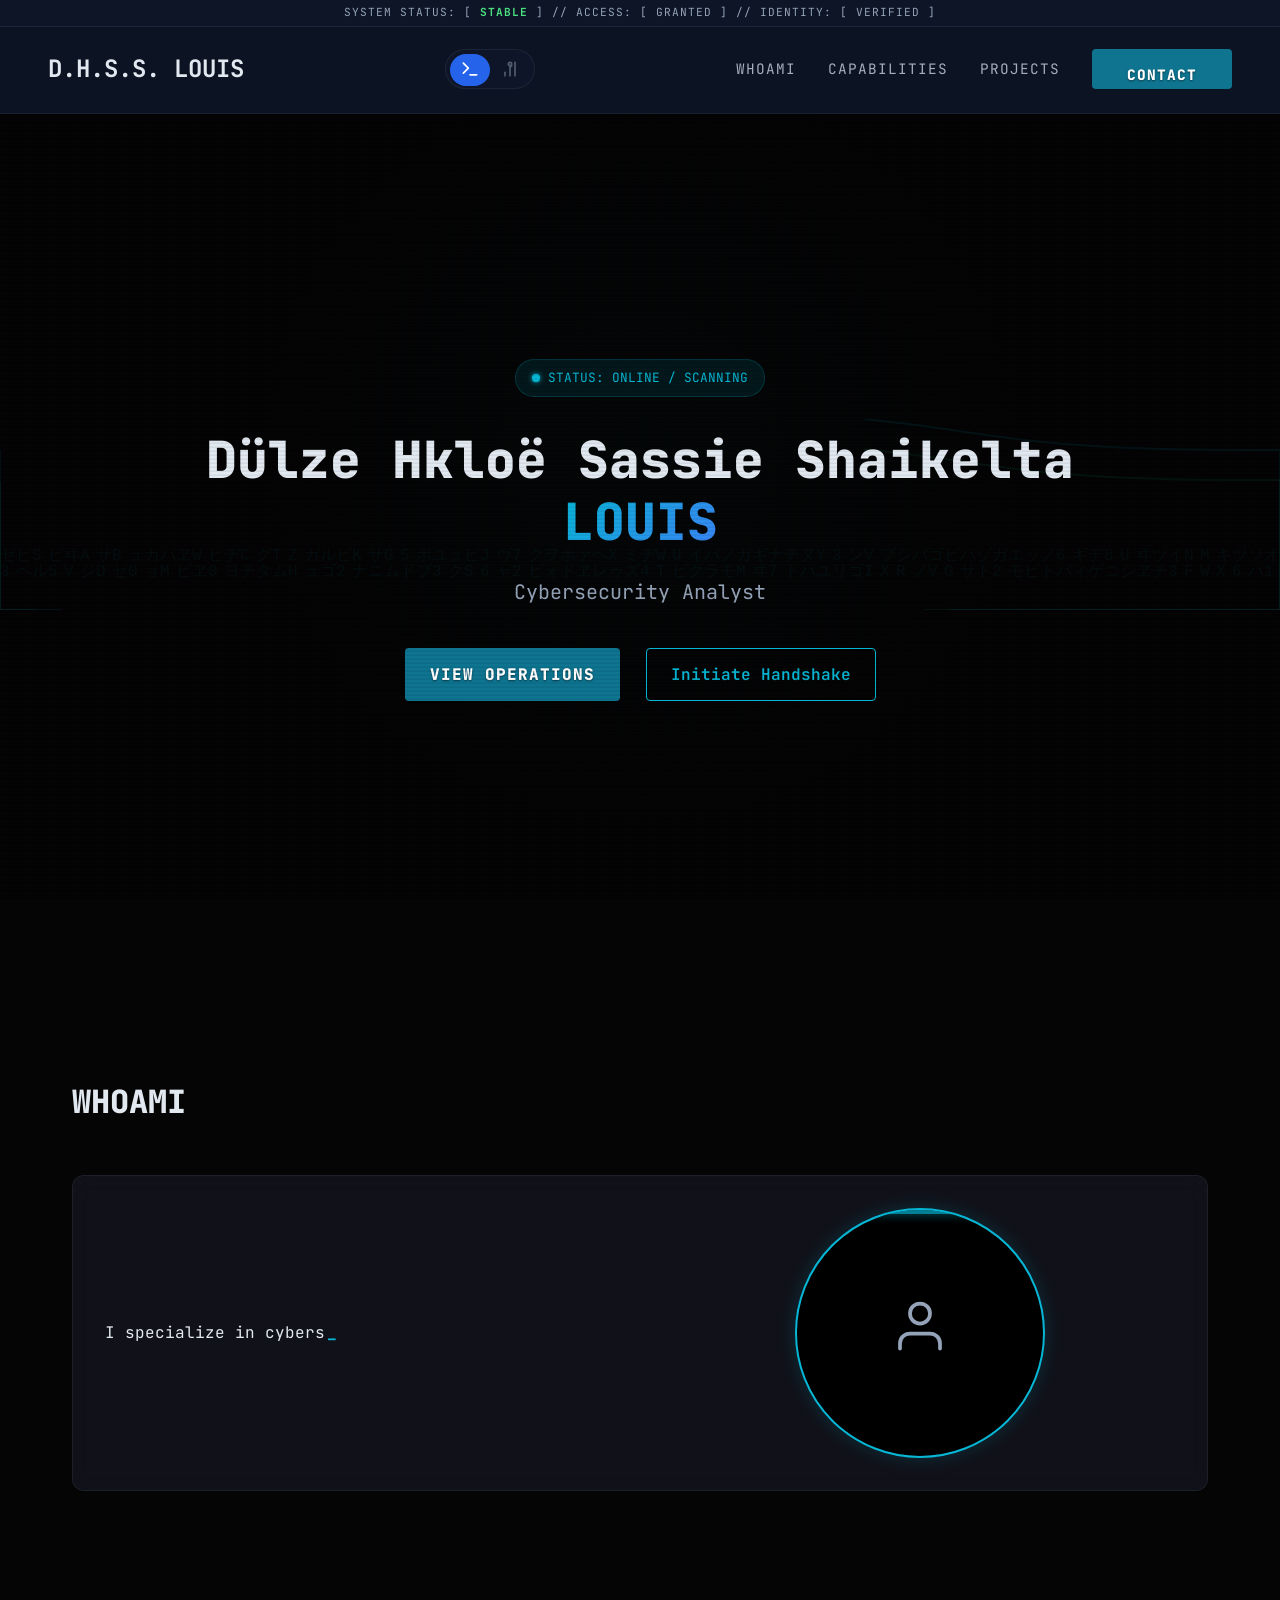
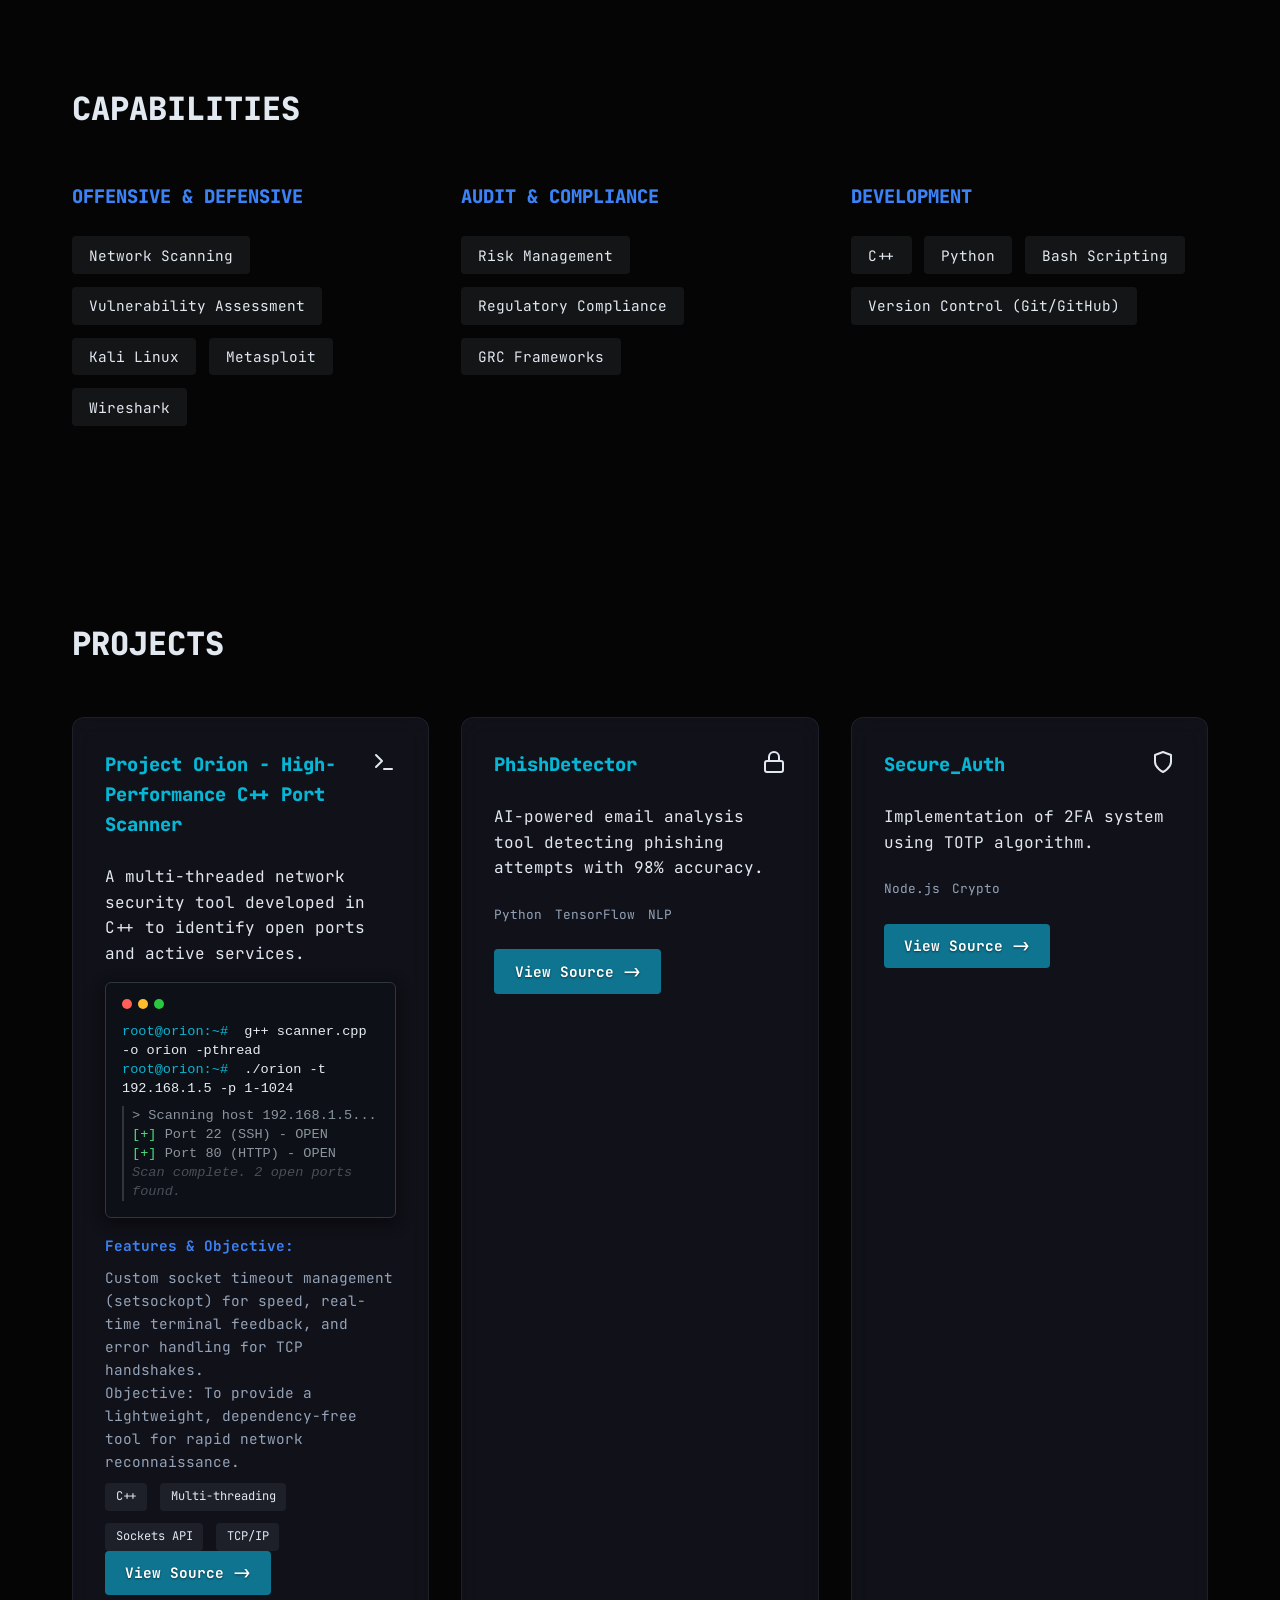
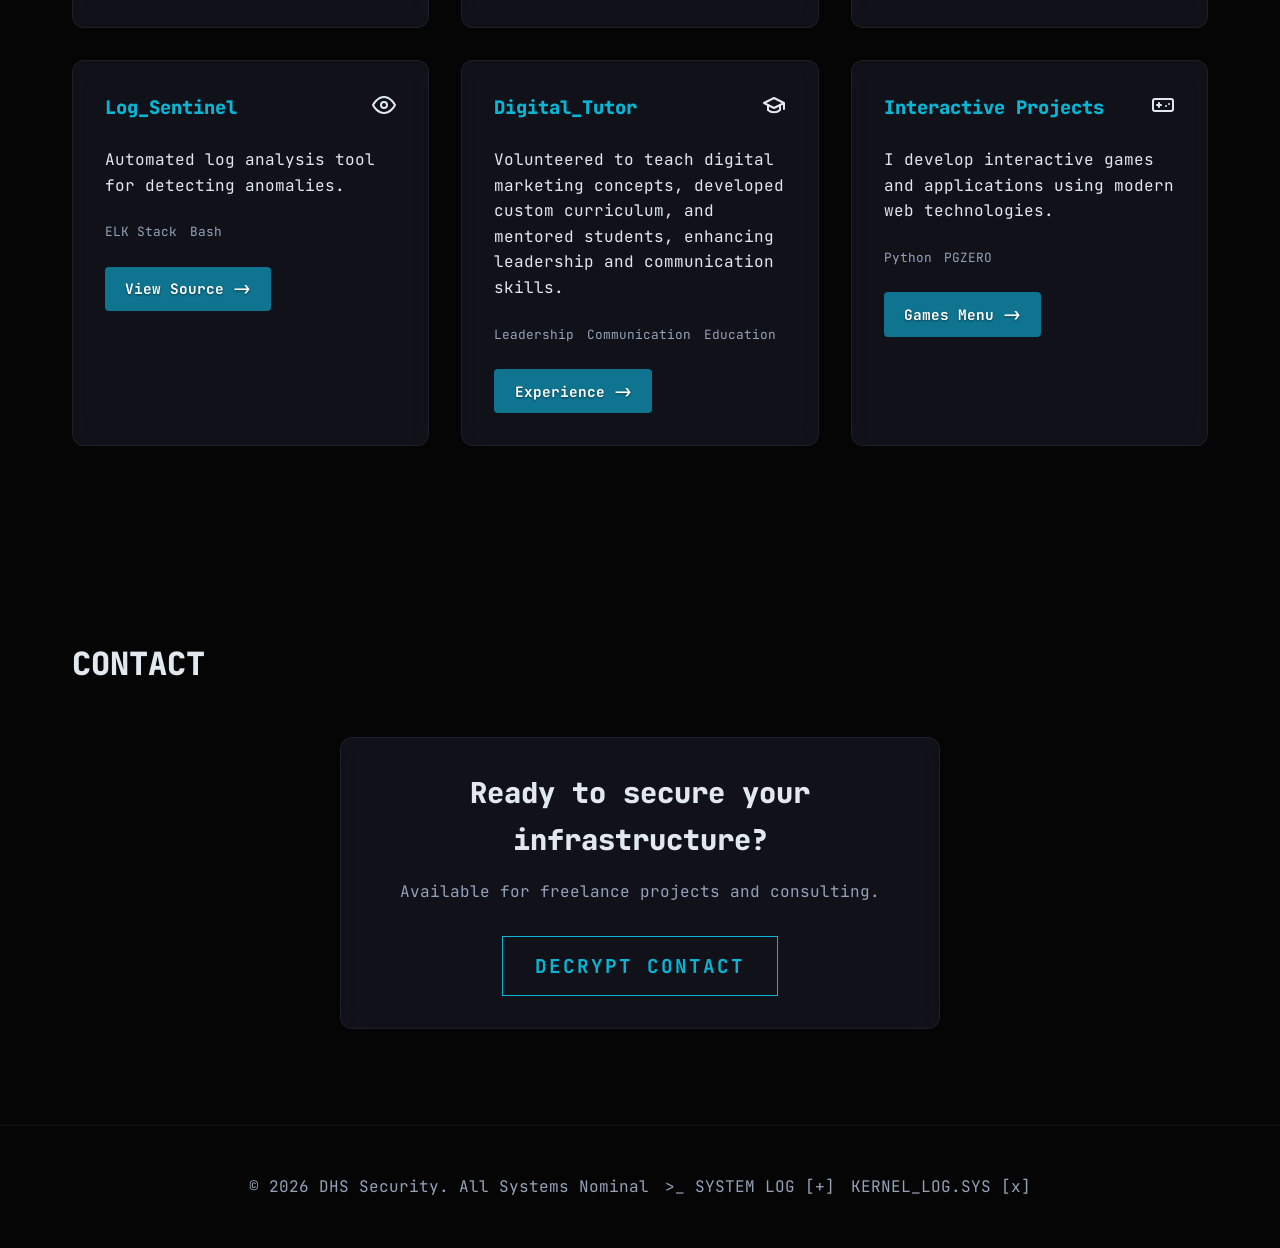
<file: index.html>
<!DOCTYPE html>
<html lang="fr">

<head>
    <meta charset="UTF-8">
    <meta name="viewport" content="width=device-width, initial-scale=1.0">
    <meta name="description"
        content="Louis - Cybersecurity Analyst & Software Developer. Expert in network security, GRC compliance, and risk assessment.">
    <meta name="keywords" content="cybersecurity, security analyst, GRC, compliance, risk management, programming">
    <meta name="author" content="Louis">
    <meta name="theme-color" content="#06b6d4">
    <title>Louis | Cybersecurity Analyst</title>
    <link rel="stylesheet" href="style.css">
    <!-- Fonts -->
    <link rel="preconnect" href="https://fonts.googleapis.com">
    <link rel="preconnect" href="https://fonts.gstatic.com" crossorigin>
    <link
        href="https://fonts.googleapis.com/css2?family=JetBrains+Mono:wght@400;700&family=Orbitron:wght@400;700;900&family=Inter:wght@300;400;600&family=Playfair+Display:wght@400;700&family=Libre+Baskerville:wght@400;700&display=swap"
        rel="stylesheet">
</head>

<body>
    <div class="background-mesh"></div>
    <div class="scanline-overlay"></div>
    <div class="data-stream-background">
        <svg viewBox="0 0 1440 320" xmlns="http://www.w3.org/2000/svg" preserveAspectRatio="none">
            <path fill="none" stroke="rgba(6,182,212,0.15)" stroke-width="2"
                d="M0,160 L48,140 C96,120,192,80,288,90 C384,100,480,160,576,170 C672,180,768,140,864,130 C960,120,1056,140,1152,150 C1248,160,1344,160,1392,160 L1440,160V320H0Z"
                class="stream-path-1"></path>
            <path fill="none" stroke="rgba(59,130,246,0.15)" stroke-width="2"
                d="M0,192 L48,170 C96,150,192,110,288,120 C384,130,480,190,576,200 C672,210,768,170,864,160 C960,150,1056,170,1152,180 C1248,190,1344,190,1392,190 L1440,190V320H0Z"
                class="stream-path-2"></path>
        </svg>
    </div>
    <canvas id="matrix-canvas"></canvas>

    <div class="status-bar-container">
        <p class="status-bar-text">SYSTEM STATUS: [ <span class="status-stable">STABLE</span> ] // ACCESS: [
            GRANTED ] // IDENTITY: [ VERIFIED ]</p>
    </div>

    <nav class="navbar">
        <div class="logo">D.H.S.S. <span class="accent" data-text="LOUIS">LOUIS</span></div>

        <!-- Mode Switcher (Navigation Toggle) -->
        <div class="mode-toggle-container" id="mode-toggle-container"
            aria-label="Navigate between Cyber and Finance pages">
            <div class="slider-accent"></div>
            <a href="index.html" class="mode-option active" id="mode-cyber" title="Cyber Mode"
                aria-label="Cybersecurity page (current)">
                <svg viewBox="0 0 24 24" width="20" height="20" stroke="currentColor" stroke-width="2" fill="none"
                    stroke-linecap="round" stroke-linejoin="round" aria-hidden="true">
                    <polyline points="4 17 10 11 4 5"></polyline>
                    <line x1="12" y1="19" x2="20" y2="19"></line>
                </svg>
            </a>
            <a href="finance.html" class="mode-option" id="mode-finance" title="Finance Mode"
                aria-label="Go to Finance audit page">
                <svg viewBox="0 0 24 24" width="20" height="20" stroke="currentColor" stroke-width="2" fill="none"
                    stroke-linecap="round" stroke-linejoin="round" aria-hidden="true">
                    <line x1="12" y1="20" x2="12" y2="10"></line>
                    <line x1="18" y1="20" x2="18" y2="4"></line>
                    <line x1="6" y1="20" x2="6" y2="16"></line>
                    <line x1="12" y1="10" x2="14" y2="8"></line>
                    <circle cx="12" cy="6" r="2"></circle>
                </svg>
            </a>
        </div>
        <ul class="nav-links" aria-label="Main navigation">
            <li><a href="#about">WHOAMI</a></li>
            <li><a href="#skills">CAPABILITIES</a></li>
            <li><a href="#projects">PROJECTS</a></li>
            <li><a href="#contact" class="btn-primary">CONTACT</a></li>
        </ul>
    </nav>

    <main>
        <section id="hero" class="hero-section">
            <div class="hero-content">
                <!-- Cyber Mode Hero -->
                <div class="cyber-hero">
                    <p class="status-badge"><span class="status-dot"></span> STATUS: ONLINE / SCANNING</p>
                    <h1 class="long-name">Dülze Hkloë Sassie Shaikelta <br><span class="gradient-text">LOUIS</span></h1>
                    <p class="hero-subtitle">Cybersecurity Analyst</p>
                    <div class="hero-actions">
                        <a href="#projects" class="btn-primary" aria-label="View projects section">View Operations</a>
                        <a href="#contact" class="btn-secondary" aria-label="Go to contact section">Initiate
                            Handshake</a>
                    </div>
                </div>


            </div>
        </section>

        <section id="about" class="section-container">
            <h2 class="section-title"><span class="mono">WHOAMI</span></h2>

            <div class="glass-card about-card">
                <div class="about-text">
                    <p id="typewriter-text"></p>
                    <!-- Fallback content for SEO/No-JS -->
                    <noscript>
                        I specialize in cybersecurity, focusing on System Auditing, Compliance (GRC), and Risk
                        Assessment. I bring a strong analytical rigor to identifying technical vulnerabilities and
                        understanding their impact on organizational assets. With skills in C++, Python, and network
                        security, I build tools and solutions to strengthen digital defenses. I am also a former
                        Digital Marketing Tutor, passionate about clear communication and technical mentorship.
                    </noscript>
                </div>
                <!-- Professional Photo Section -->
                <div class="about-visual">
                    <div class="profile-photo-container">
                        <div class="photo-placeholder">
                            <!-- User SVG -->
                            <svg viewBox="0 0 24 24" width="60" height="60" stroke="#94a3b8" stroke-width="1.5"
                                fill="none" stroke-linecap="round" stroke-linejoin="round">
                                <path d="M20 21v-2a4 4 0 0 0-4-4H8a4 4 0 0 0-4 4v2"></path>
                                <circle cx="12" cy="7" r="4"></circle>
                            </svg>
                        </div>
                        <div class="scan-line"></div>
                    </div>


                </div>
            </div>
        </section>
        <!-- Skills list section -->
        <section id="skills" class="section-container">
            <h2 class="section-title">
                <span class="mono">CAPABILITIES</span>
            </h2>
            <div class="skills-grid">
                <!-- Cyber Skills -->
                <div class="skill-category">
                    <h3>OFFENSIVE & DEFENSIVE</h3>
                    <div class="tags">
                        <span class="tag">Network Scanning</span>
                        <span class="tag">Vulnerability Assessment</span>
                        <span class="tag">Kali Linux</span>
                        <span class="tag">Metasploit</span>
                        <span class="tag">Wireshark</span>
                    </div>
                </div>



                <div class="skill-category">
                    <h3>AUDIT & COMPLIANCE</h3>
                    <div class="tags">
                        <span class="tag">Risk Management</span>
                        <span class="tag">Regulatory Compliance</span>
                        <span class="tag">GRC Frameworks</span>
                    </div>
                </div>
                <div class="skill-category">
                    <h3>DEVELOPMENT</h3>
                    <div class="tags">
                        <span class="tag">C++</span>
                        <span class="tag">Python</span>
                        <span class="tag">Bash Scripting</span>
                        <span class="tag">Version Control (Git/GitHub)</span>
                    </div>
                </div>
        </section>

        <section id="projects" class="section-container">
            <h2 class="section-title">
                <span class="mono">PROJECTS</span>
            </h2>
            <div class="projects-grid">
                <!-- Project 1 (Cyber) -->
                <article class="project-card glass-card">
                    <div class="project-header">
                        <h3 class="mono">Project Orion - High-Performance C++ Port Scanner</h3>
                        <span class="icon">
                            <!-- Terminal Icon -->
                            <svg viewBox="0 0 24 24" width="24" height="24" stroke="currentColor" stroke-width="2"
                                fill="none" stroke-linecap="round" stroke-linejoin="round">
                                <polyline points="4 17 10 11 4 5"></polyline>
                                <line x1="12" y1="19" x2="20" y2="19"></line>
                            </svg>
                        </span>
                    </div>
                    <p>A multi-threaded network security tool developed in C++ to identify open ports and active
                        services.</p>

                    <div class="terminal-preview">
                        <div class="terminal-header">
                            <span class="dot red"></span><span class="dot yellow"></span><span class="dot green"></span>
                        </div>
                        <div class="terminal-body">
                            <div class="cmd-line"><span class="prompt root">root@orion:~#</span> <span
                                    class="typing-cmd">g++ scanner.cpp -o orion -pthread</span></div>
                            <div class="cmd-line delayed"><span class="prompt root">root@orion:~#</span> <span
                                    class="typing-cmd">./orion -t 192.168.1.5 -p 1-1024</span></div>
                            <div class="cmd-output delayed-2">
                                <span class="accent">></span> Scanning host 192.168.1.5...<br>
                                <span class="success">[+]</span> Port 22 (SSH) - OPEN<br>
                                <span class="success">[+]</span> Port 80 (HTTP) - OPEN<br>
                                <span class="dim">Scan complete. 2 open ports found.</span>
                            </div>
                        </div>
                    </div>

                    <div class="project-details">
                        <h4 class="mono"
                            style="font-size: 0.9rem; color: var(--accent-secondary); margin-bottom: 0.5rem;">
                            Features & Objective:</h4>
                        <p style="font-size: 0.9rem; color: var(--text-muted);">Custom socket timeout management
                            (setsockopt) for speed, real-time terminal feedback, and error handling for TCP
                            handshakes.<br>Objective: To provide a lightweight, dependency-free tool for rapid network
                            reconnaissance.</p>
                        <div class="tags small-tags" style="margin-top: 10px;">
                            <span class="tag">C++</span>
                            <span class="tag">Multi-threading</span>
                            <span class="tag">Sockets API</span>
                            <span class="tag">TCP/IP</span>
                        </div>
                    </div>
                    <div class="project-actions">
                        <a href="https://github.com/Sass-1/project-orion-placeholder" class="link-arrow">View Source
                            -></a>
                    </div>
                </article>

                <!-- Project PhishDetector (Cyber Only) -->
                <article class="project-card glass-card">
                    <div class="project-header">
                        <h3 class="mono">PhishDetector</h3>
                        <span class="icon">
                            <svg viewBox="0 0 24 24" width="24" height="24" stroke="currentColor" stroke-width="2"
                                fill="none" stroke-linecap="round" stroke-linejoin="round">
                                <rect x="3" y="11" width="18" height="11" rx="2" ry="2"></rect>
                                <path d="M7 11V7a5 5 0 0 1 10 0v4"></path>
                            </svg>
                        </span>
                    </div>
                    <p>AI-powered email analysis tool detecting phishing attempts with 98% accuracy.</p>
                    <div class="project-tech">
                        <span>Python</span><span>TensorFlow</span><span>NLP</span>
                    </div>
                    <a href="#" class="link-arrow">View Source -></a>
                </article>

                <!-- Project 2 (Cyber) -->
                <article class="project-card glass-card">
                    <div class="project-header">
                        <h3 class="mono">Secure_Auth</h3>
                        <span class="icon">
                            <!-- Shield Icon -->
                            <svg viewBox="0 0 24 24" width="24" height="24" stroke="currentColor" stroke-width="2"
                                fill="none" stroke-linecap="round" stroke-linejoin="round">
                                <path d="M12 22s8-4 8-10V5l-8-3-8 3v7c0 6 8 10 8 10z"></path>
                            </svg>
                        </span>
                    </div>
                    <p>Implementation of 2FA system using TOTP algorithm.</p>
                    <div class="project-tech">
                        <span>Node.js</span><span>Crypto</span>
                    </div>
                    <a href="#" class="link-arrow">View Source -></a>
                </article>

                <!-- Project 3 (Cyber) -->
                <article class="project-card glass-card">
                    <div class="project-header">
                        <h3 class="mono">Log_Sentinel</h3>
                        <span class="icon">
                            <!-- Eye Icon -->
                            <svg viewBox="0 0 24 24" width="24" height="24" stroke="currentColor" stroke-width="2"
                                fill="none" stroke-linecap="round" stroke-linejoin="round">
                                <path d="M1 12s4-8 11-8 11 8 11 8-4 8-11 8-11-8-11-8z"></path>
                                <circle cx="12" cy="12" r="3"></circle>
                            </svg>
                        </span>
                    </div>
                    <p>Automated log analysis tool for detecting anomalies.</p>
                    <div class="project-tech">
                        <span>ELK Stack</span><span>Bash</span>
                    </div>
                    <a href="#" class="link-arrow">View Source -></a>
                </article>
                <!-- Digital Marketing Tutor Experience -->
                <article class="project-card glass-card">
                    <div class="project-header">
                        <h3 class="mono">Digital_Tutor</h3>
                        <span class="icon">
                            <!-- Graduation Cap -->
                            <svg viewBox="0 0 24 24" width="24" height="24" stroke="currentColor" stroke-width="2"
                                fill="none" stroke-linecap="round" stroke-linejoin="round">
                                <path d="M22 10v6M2 10l10-5 10 5-10 5z"></path>
                                <path d="M6 12v5c3 3 9 3 12 0v-5"></path>
                            </svg>
                        </span>
                    </div>
                    <p>Volunteered to teach digital marketing concepts, developed custom curriculum, and mentored
                        students, enhancing leadership and communication skills.</p>
                    <div class="project-tech">
                        <span>Leadership</span><span>Communication</span><span>Education</span>
                    </div>
                    <span class="link-arrow">Experience -></span>
                </article>
                <!-- Project 4 (Cyber) -->
                <article class="project-card glass-card">
                    <div class="project-header">
                        <h3 class="mono">Interactive Projects</h3>
                        <span class="icon">
                            <!-- Game Controller Icon -->
                            <svg viewBox="0 0 24 24" width="24" height="24" stroke="currentColor" stroke-width="2"
                                fill="none" stroke-linecap="round" stroke-linejoin="round">
                                <line x1="6" y1="12" x2="10" y2="12"></line>
                                <line x1="8" y1="10" x2="8" y2="14"></line>
                                <line x1="15" y1="13" x2="15.01" y2="13"></line>
                                <line x1="18" y1="11" x2="18.01" y2="11"></line>
                                <rect x="2" y="6" width="20" height="12" rx="2"></rect>
                            </svg>
                        </span>
                    </div>
                    <p>I develop interactive games and applications using modern web technologies.</p>
                    <div class="project-tech">
                        <span>Python</span><span>PGZERO</span>
                    </div>
                    <a href="#" class="link-arrow">Games Menu  -></a>
                </article>


            </div>

        </section>

        

        <section id="contact" class="section-container">
            <h2 class="section-title"><span class="mono">CONTACT</span></h2>
            <div class="glass-card contact-wrapper">
                <h3>Ready to secure your infrastructure?</h3>
                <p>Available for freelance projects and consulting.</p>
                <div id="contact-interaction-zone">
                    <button id="dynamic-contact-btn" class="cyber-btn-glitch" data-text="DECRYPT CONTACT">
                        <span class="btn-text">DECRYPT CONTACT</span>
                    </button>

                    <div id="contact-reveal" class="hidden-reveal">
                        <!-- Content revealed after interaction -->
                        <div class="contact-card-content">
                            <div class="social-links">
                                <a href="https://www.linkedin.com/in/dülze-hkloë-sassie-shaikelta-louis-1701b7370"
                                    target="_blank" class="social-icon-btn" data-tooltip="LinkedIn"
                                    aria-label="Visit LinkedIn profile">
                                    <svg viewBox="0 0 24 24" width="24" height="24" stroke="currentColor"
                                        stroke-width="2" fill="none" stroke-linecap="round" stroke-linejoin="round"
                                        aria-hidden="true">
                                        <path
                                            d="M16 8a6 6 0 0 1 6 6v7h-4v-7a2 2 0 0 0-2-2 2 2 0 0 0-2 2v7h-4v-7a6 6 0 0 1 6-6z">
                                        </path>
                                        <rect x="2" y="9" width="4" height="12"></rect>
                                        <circle cx="4" cy="4" r="2"></circle>
                                    </svg>
                                </a>
                                <a href="https://github.com/Sass-1" target="_blank" class="social-icon-btn"
                                    data-tooltip="GitHub" aria-label="Visit GitHub profile">
                                    <svg viewBox="0 0 24 24" width="24" height="24" stroke="currentColor"
                                        stroke-width="2" fill="none" stroke-linecap="round" stroke-linejoin="round"
                                        aria-hidden="true">
                                        <path
                                            d="M9 19c-5 1.5-5-2.5-7-3m14 6v-3.87a3.37 3.37 0 0 0-.94-2.61c3.14-.35 6.44-1.54 6.44-7A5.44 5.44 0 0 0 20 4.77 5.07 5.07 0 0 0 19.91 1S18.73.65 16 2.48a13.38 13.38 0 0 0-7 0C6.27.65 5.09 1 5.09 1A5.07 5.07 0 0 0 5 4.77a5.44 5.44 0 0 0-1.5 3.78c0 5.42 3.3 6.61 6.44 7A3.37 3.37 0 0 0 9 18.13V22">
                                        </path>
                                    </svg>
                                </a>
                                <a href="mailto:sassie.louis@esih.edu" class="social-icon-btn" data-tooltip="Email"
                                    aria-label="Send email">
                                    <svg viewBox="0 0 24 24" width="24" height="24" stroke="currentColor"
                                        stroke-width="2" fill="none" stroke-linecap="round" stroke-linejoin="round"
                                        aria-hidden="true">
                                        <path
                                            d="M4 4h16c1.1 0 2 .9 2 2v12c0 1.1-.9 2-2 2H4c-1.1 0-2-.9-2-2V6c0-1.1.9-2 2-2z">
                                        </path>
                                        <polyline points="22,6 12,13 2,6"></polyline>
                                    </svg>
                                </a>
                            </div>

                        </div>
                    </div>
                </div>
                <!-- Contact button removed as per request -->
            </div>
        </section>
    </main>

    <div id="back-to-top" title="Back to Top">^</div>

    <footer class="footer">
        <p class="mono copyright">&copy; 2026 DHS Security. All Systems Nominal <span class="status-dot"></span></p>
        <div class="system-log-trigger" id="system-log-trigger">
            <span class="cmd-icon">>_</span> SYSTEM LOG <span class="toggle-icon">[+]</span>
        </div>
        <div id="system-log-overlay" class="system-log-overlay hidden">
            <div class="log-header">
                <span>KERNEL_LOG.SYS</span>
                <span class="close-log">[x]</span>
            </div>
            <div class="log-content" id="log-content">
                <!-- Log lines injected by JS -->
            </div>
        </div>
    </footer>

    <script src="script.js"></script>
</body>

</html>
</file>
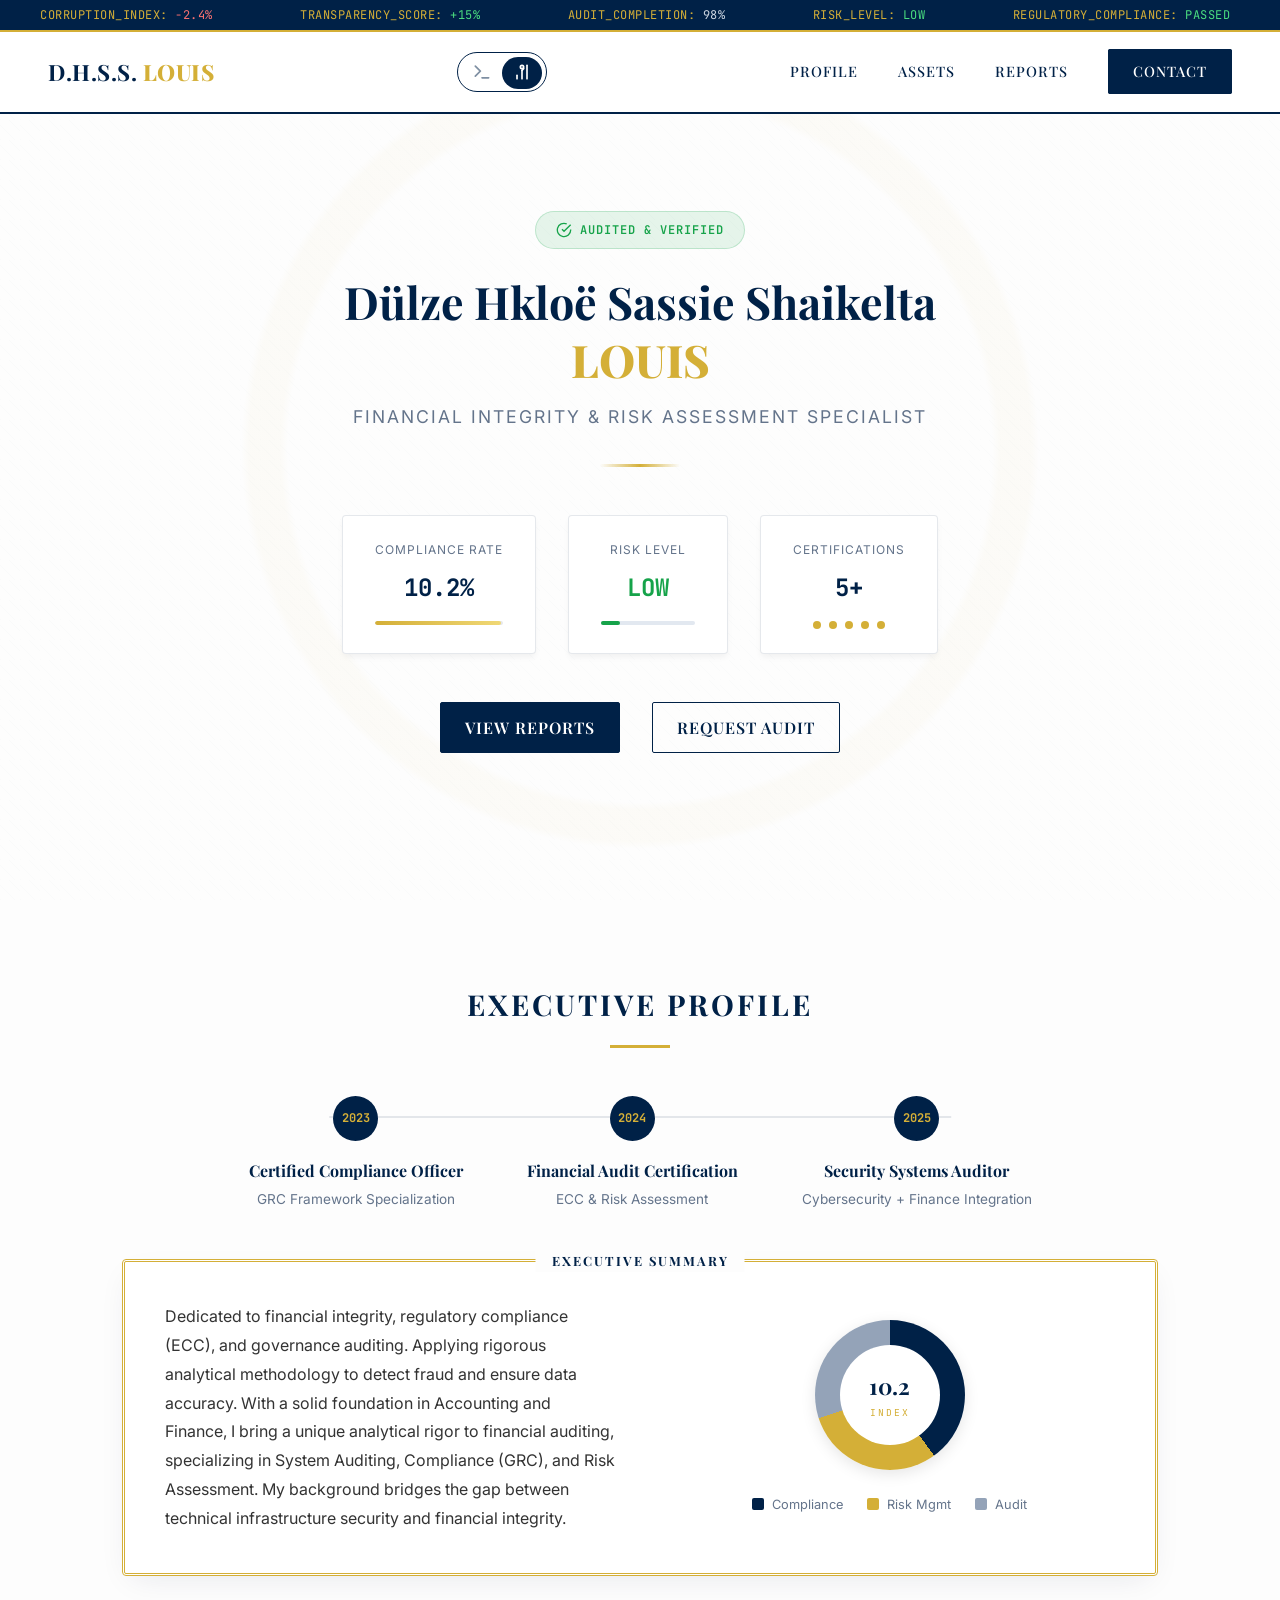
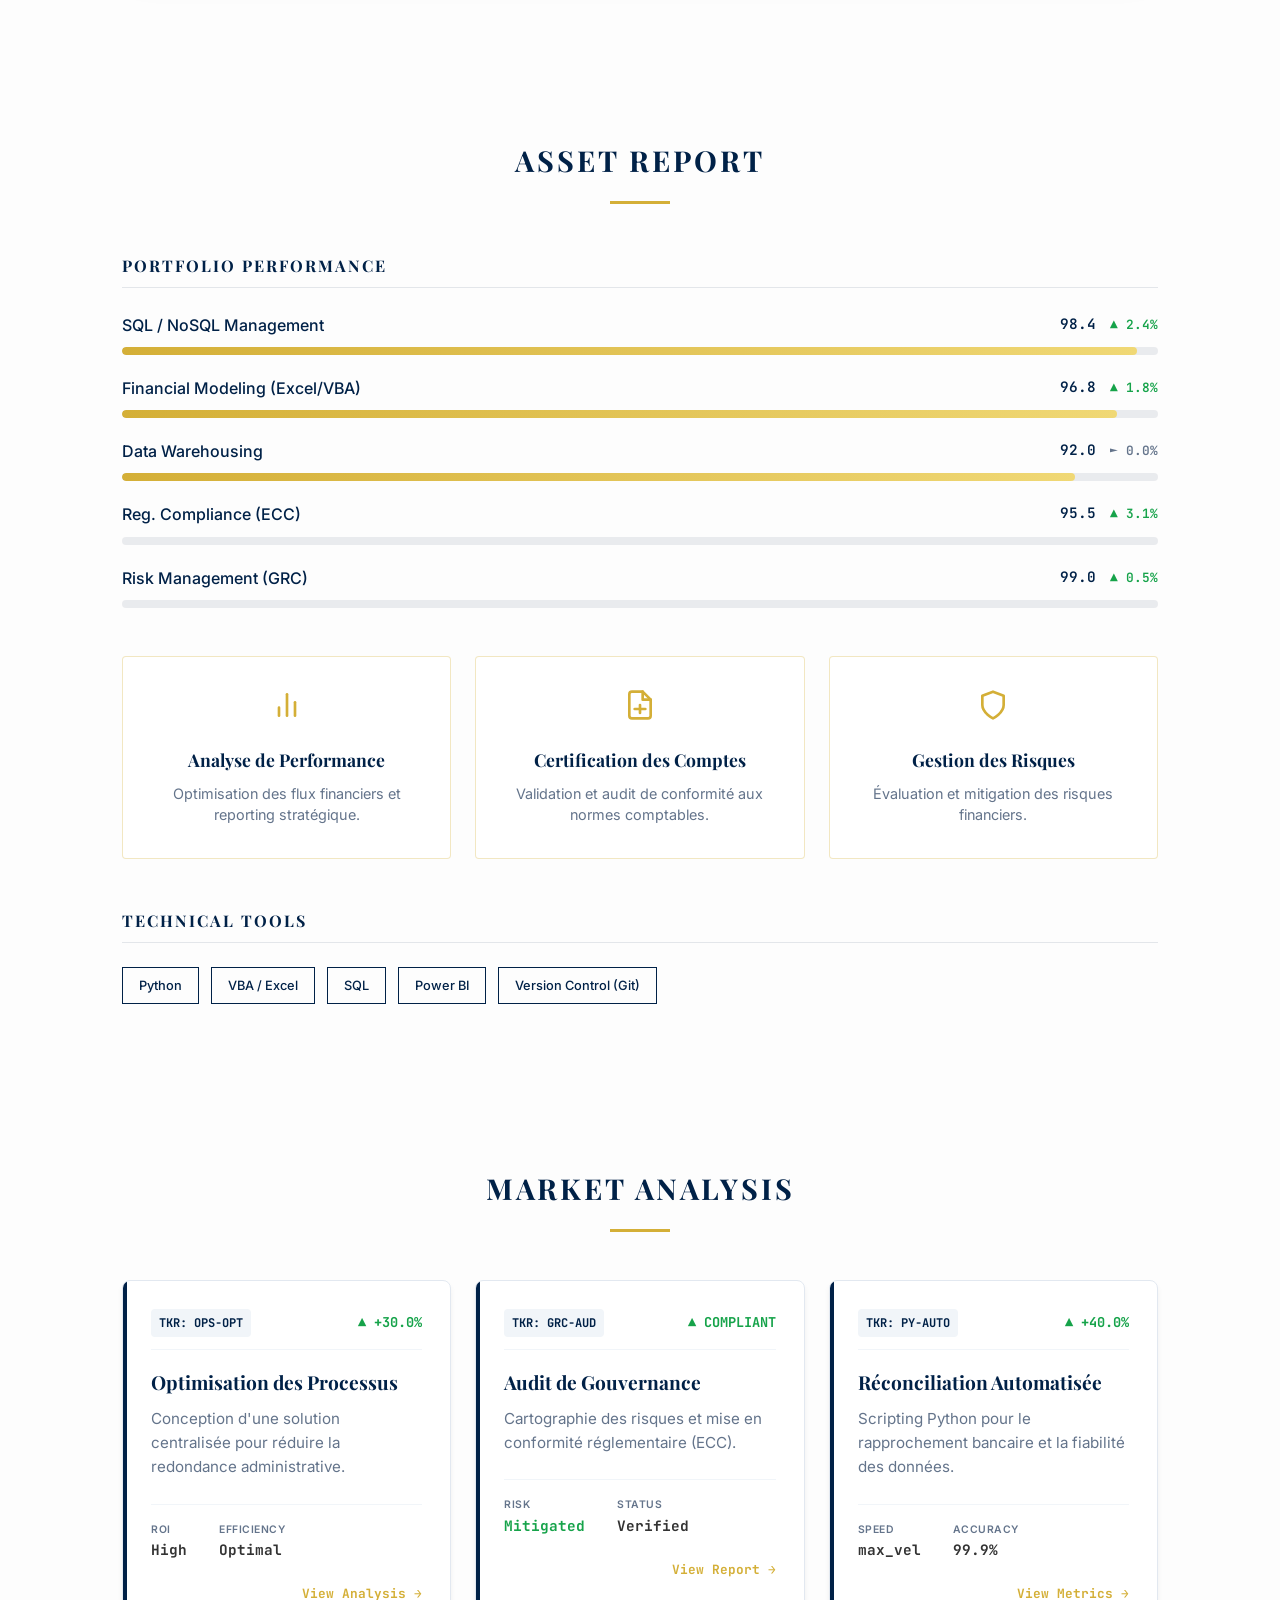
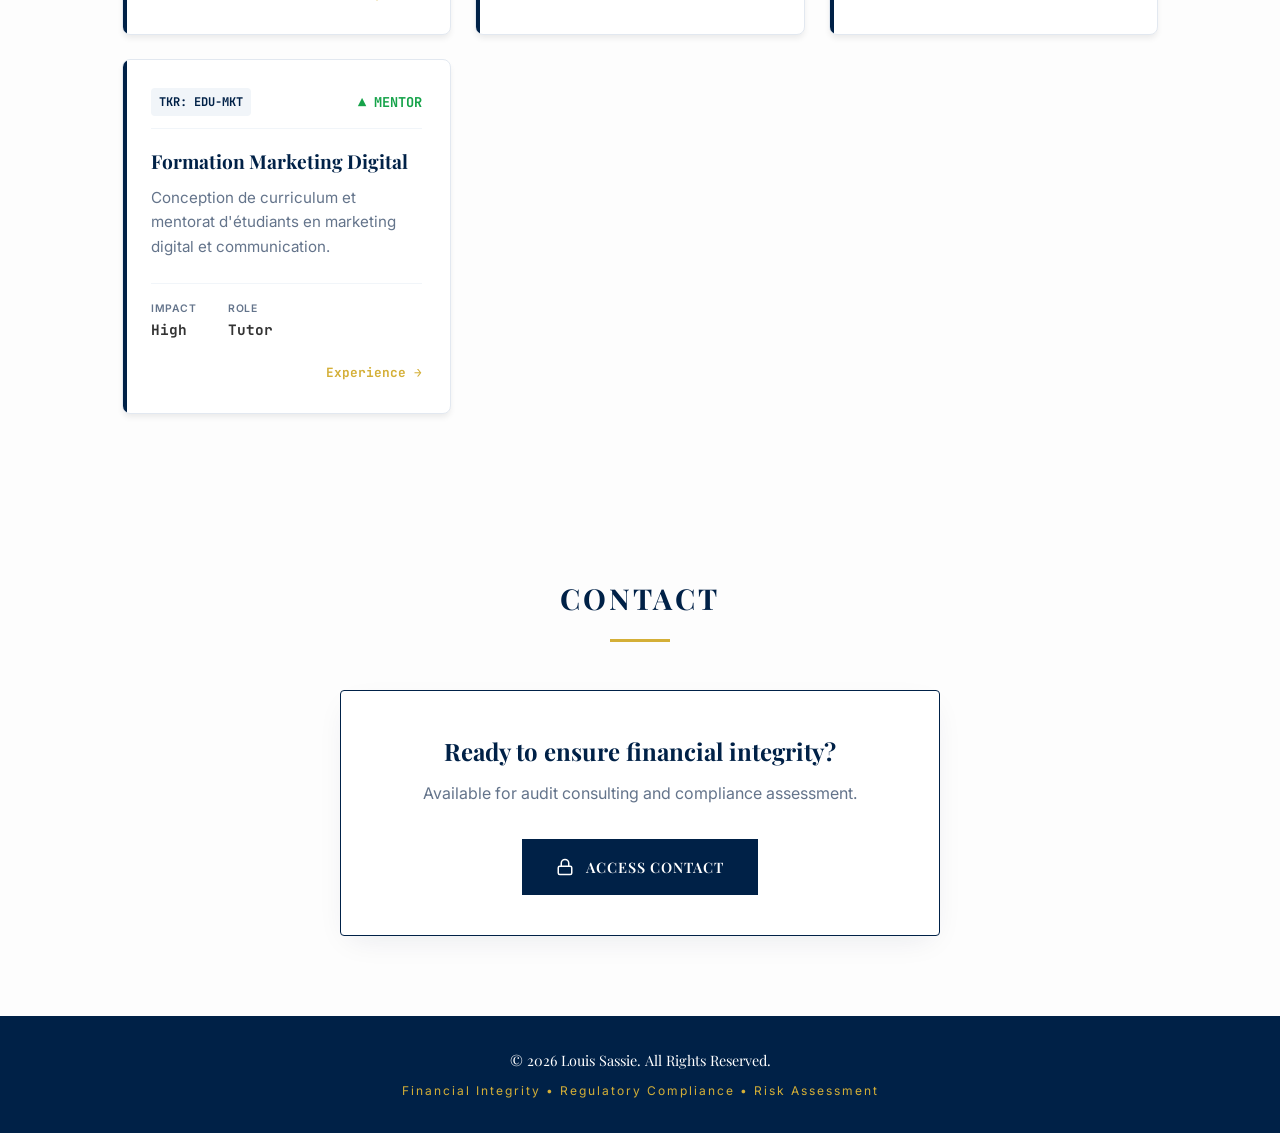
<file: finance.html>
<!DOCTYPE html>
<html lang="fr">

<head>
    <meta charset="UTF-8">
    <meta name="viewport" content="width=device-width, initial-scale=1.0">
    <meta name="description"
        content="Louis - Financial Audit Specialist & Risk Assessment Expert. Expert in GRC compliance, regulatory auditing, and financial integrity.">
    <meta name="keywords" content="financial audit, GRC, compliance, risk management, accounting, ECC, governance">
    <meta name="author" content="Louis">
    <meta name="theme-color" content="#002147">
    <title>Louis | Financial Audit Specialist</title>
    <link rel="stylesheet" href="finance.css">
    <!-- Fonts -->
    <link rel="preconnect" href="https://fonts.googleapis.com">
    <link rel="preconnect" href="https://fonts.gstatic.com" crossorigin>
    <link
        href="https://fonts.googleapis.com/css2?family=Playfair+Display:wght@400;500;600;700;800&family=Inter:wght@300;400;500;600&family=JetBrains+Mono:wght@400;500;600;700&display=swap"
        rel="stylesheet">
</head>

<body>
    <!-- Guilloche Pattern Background -->
    <div class="finance-bg-pattern"></div>

    <!-- Finance Ticker Bar -->
    <div class="status-bar-container">
        <div class="finance-ticker-container">
            <div class="ticker-wrap">
                <div class="ticker-move">
                    <div class="ticker-item">CORRUPTION_INDEX: <span class="down">-2.4%</span></div>
                    <div class="ticker-item">TRANSPARENCY_SCORE: <span class="up">+15%</span></div>
                    <div class="ticker-item">AUDIT_COMPLETION: <span class="neutral">98%</span></div>
                    <div class="ticker-item">RISK_LEVEL: <span class="low">LOW</span></div>
                    <div class="ticker-item">REGULATORY_COMPLIANCE: <span class="up">PASSED</span></div>
                    <div class="ticker-item">CORRUPTION_INDEX: <span class="down">-2.4%</span></div>
                    <div class="ticker-item">TRANSPARENCY_SCORE: <span class="up">+15%</span></div>
                </div>
            </div>
        </div>
    </div>

    <nav class="navbar">
        <div class="logo">D.H.S.S. <span class="accent">LOUIS</span></div>

        <!-- Mode Switcher (Navigation Toggle) -->
        <div class="mode-toggle-container" id="mode-toggle-container"
            aria-label="Navigate between Cyber and Finance pages">
            <div class="slider-accent"></div>
            <a href="index.html" class="mode-option" id="mode-cyber" title="Cyber Mode"
                aria-label="Go to Cybersecurity page">
                <svg viewBox="0 0 24 24" width="20" height="20" stroke="currentColor" stroke-width="2" fill="none"
                    stroke-linecap="round" stroke-linejoin="round" aria-hidden="true">
                    <polyline points="4 17 10 11 4 5"></polyline>
                    <line x1="12" y1="19" x2="20" y2="19"></line>
                </svg>
            </a>
            <a href="finance.html" class="mode-option active" id="mode-finance" title="Finance Mode"
                aria-label="Finance audit page (current)">
                <svg viewBox="0 0 24 24" width="20" height="20" stroke="currentColor" stroke-width="2" fill="none"
                    stroke-linecap="round" stroke-linejoin="round" aria-hidden="true">
                    <line x1="12" y1="20" x2="12" y2="10"></line>
                    <line x1="18" y1="20" x2="18" y2="4"></line>
                    <line x1="6" y1="20" x2="6" y2="16"></line>
                    <line x1="12" y1="10" x2="14" y2="8"></line>
                    <circle cx="12" cy="6" r="2"></circle>
                </svg>
            </a>
        </div>
        <ul class="nav-links" aria-label="Main navigation">
            <li><a href="#about">PROFILE</a></li>
            <li><a href="#skills">ASSETS</a></li>
            <li><a href="#projects">REPORTS</a></li>
            <li><a href="#contact" class="btn-primary">CONTACT</a></li>
        </ul>
    </nav>

    <main>
        <!-- Hero Section -->
        <section id="hero" class="hero-section">
            <div class="hero-content">
                <div class="report-header">
                    <div class="audit-badge">
                        <svg viewBox="0 0 24 24" width="16" height="16" stroke="currentColor" stroke-width="2" fill="none">
                            <path d="M22 11.08V12a10 10 0 1 1-5.93-9.14"></path>
                            <polyline points="22 4 12 14.01 9 11.01"></polyline>
                        </svg>
                        AUDITED & VERIFIED
                    </div>
                    <h1 class="report-name">Dülze Hkloë Sassie Shaikelta<br><span class="gold-text">LOUIS</span></h1>
                    <p class="report-subtitle">Financial Integrity & Risk Assessment Specialist</p>
                    <div class="divider-gold"></div>
                </div>
                <div class="finance-metrics-display">
                    <div class="metric-box">
                        <div class="metric-label">Compliance Rate</div>
                        <div class="metric-value" data-target="98.6">0.0%</div>
                        <div class="metric-bar">
                            <div class="metric-fill" style="--width: 98.6%;"></div>
                        </div>
                    </div>
                    <div class="metric-box">
                        <div class="metric-label">Risk Level</div>
                        <div class="metric-value low-risk">LOW</div>
                        <div class="risk-indicator low"></div>
                    </div>
                    <div class="metric-box">
                        <div class="metric-label">Certifications</div>
                        <div class="metric-value">5+</div>
                        <div class="cert-icons">
                            <span class="cert-dot"></span>
                            <span class="cert-dot"></span>
                            <span class="cert-dot"></span>
                            <span class="cert-dot"></span>
                            <span class="cert-dot"></span>
                        </div>
                    </div>
                </div>
                <div class="hero-actions">
                    <a href="#projects" class="btn-primary" aria-label="View audit reports">View Reports</a>
                    <a href="#contact" class="btn-secondary" aria-label="Request consultation">Request Audit</a>
                </div>
            </div>
        </section>

        <!-- About / Executive Profile Section -->
        <section id="about" class="section-container">
            <h2 class="section-title">EXECUTIVE PROFILE</h2>

            <!-- Certification Timeline -->
            <div class="cert-timeline">
                <div class="timeline-item">
                    <div class="timeline-marker">2023</div>
                    <div class="timeline-content">
                        <h4>Certified Compliance Officer</h4>
                        <p>GRC Framework Specialization</p>
                    </div>
                </div>
                <div class="timeline-item">
                    <div class="timeline-marker">2024</div>
                    <div class="timeline-content">
                        <h4>Financial Audit Certification</h4>
                        <p>ECC & Risk Assessment</p>
                    </div>
                </div>
                <div class="timeline-item">
                    <div class="timeline-marker">2025</div>
                    <div class="timeline-content">
                        <h4>Security Systems Auditor</h4>
                        <p>Cybersecurity + Finance Integration</p>
                    </div>
                </div>
            </div>

            <div class="glass-card about-card">
                <div class="about-text">
                    <p id="typewriter-text">Dedicated to financial integrity, regulatory compliance (ECC), and governance auditing. Applying rigorous analytical methodology to detect fraud and ensure data accuracy. With a solid foundation in Accounting and Finance, I bring a unique analytical rigor to financial auditing, specializing in System Auditing, Compliance (GRC), and Risk Assessment. My background bridges the gap between technical infrastructure security and financial integrity.</p>
                </div>
                <!-- Financial Chart Visual -->
                <div class="about-visual">
                    <div class="financial-chart-visual">
                        <div class="chart-container">
                            <div class="donut-chart">
                                <div class="chart-center">
                                    <span class="chart-value" data-target="98.6">0.0</span>
                                    <span class="chart-label">INDEX</span>
                                </div>
                            </div>
                            <div class="chart-legend">
                                <div class="legend-item"><span class="legend-color navy"></span>Compliance</div>
                                <div class="legend-item"><span class="legend-color gold"></span>Risk Mgmt</div>
                                <div class="legend-item"><span class="legend-color grey"></span>Audit</div>
                            </div>
                        </div>
                    </div>
                </div>
            </div>
        </section>

        <!-- Skills / Asset Report Section -->
        <section id="skills" class="section-container">
            <h2 class="section-title">ASSET REPORT</h2>
            <div class="skills-grid">
                <!-- Asset Performance Graph -->
                <div class="asset-category">
                    <h3>PORTFOLIO PERFORMANCE</h3>
                    <div class="asset-graph-container">
                        <div class="asset-item">
                            <div class="asset-info">
                                <span class="asset-name">SQL / NoSQL Management</span>
                                <span class="asset-value">98.4 <span class="trend-up">▲ 2.4%</span></span>
                            </div>
                            <div class="asset-bar-bg">
                                <div class="asset-bar-fill" style="--width: 98%;"></div>
                            </div>
                        </div>
                        <div class="asset-item">
                            <div class="asset-info">
                                <span class="asset-name">Financial Modeling (Excel/VBA)</span>
                                <span class="asset-value">96.8 <span class="trend-up">▲ 1.8%</span></span>
                            </div>
                            <div class="asset-bar-bg">
                                <div class="asset-bar-fill" style="--width: 96%;"></div>
                            </div>
                        </div>
                        <div class="asset-item">
                            <div class="asset-info">
                                <span class="asset-name">Data Warehousing</span>
                                <span class="asset-value">92.0 <span class="trend-steady">► 0.0%</span></span>
                            </div>
                            <div class="asset-bar-bg">
                                <div class="asset-bar-fill" style="--width: 92%;"></div>
                            </div>
                        </div>
                        <div class="asset-item">
                            <div class="asset-info">
                                <span class="asset-name">Reg. Compliance (ECC)</span>
                                <span class="asset-value">95.5 <span class="trend-up">▲ 3.1%</span></span>
                            </div>
                            <div class="asset-bar-bg">
                                <div class="asset-bar-fill" style="--width: 95%;"></div>
                            </div>
                        </div>
                        <div class="asset-item">
                            <div class="asset-info">
                                <span class="asset-name">Risk Management (GRC)</span>
                                <span class="asset-value">99.0 <span class="trend-up">▲ 0.5%</span></span>
                            </div>
                            <div class="asset-bar-bg">
                                <div class="asset-bar-fill" style="--width: 99%;"></div>
                            </div>
                        </div>
                    </div>
                </div>

                <!-- Service Cards -->
                <div class="service-cards-container">
                    <div class="service-card">
                        <div class="icon-box">
                            <svg xmlns="http://www.w3.org/2000/svg" width="32" height="32" viewBox="0 0 24 24"
                                fill="none" stroke="currentColor" stroke-width="2" stroke-linecap="round"
                                stroke-linejoin="round">
                                <line x1="18" y1="20" x2="18" y2="10"></line>
                                <line x1="12" y1="20" x2="12" y2="4"></line>
                                <line x1="6" y1="20" x2="6" y2="14"></line>
                            </svg>
                        </div>
                        <h4>Analyse de Performance</h4>
                        <p>Optimisation des flux financiers et reporting stratégique.</p>
                    </div>
                    <div class="service-card">
                        <div class="icon-box">
                            <svg xmlns="http://www.w3.org/2000/svg" width="32" height="32" viewBox="0 0 24 24"
                                fill="none" stroke="currentColor" stroke-width="2" stroke-linecap="round"
                                stroke-linejoin="round">
                                <path d="M14 2H6a2 2 0 0 0-2 2v16a2 2 0 0 0 2 2h12a2 2 0 0 0 2-2V8z"></path>
                                <polyline points="14 2 14 8 20 8"></polyline>
                                <path d="M12 18v-6"></path>
                                <path d="M8 15h8"></path>
                            </svg>
                        </div>
                        <h4>Certification des Comptes</h4>
                        <p>Validation et audit de conformité aux normes comptables.</p>
                    </div>
                    <div class="service-card">
                        <div class="icon-box">
                            <svg xmlns="http://www.w3.org/2000/svg" width="32" height="32" viewBox="0 0 24 24"
                                fill="none" stroke="currentColor" stroke-width="2" stroke-linecap="round"
                                stroke-linejoin="round">
                                <path d="M12 22s8-4 8-10V5l-8-3-8 3v7c0 6 8 10 8 10z"></path>
                            </svg>
                        </div>
                        <h4>Gestion des Risques</h4>
                        <p>Évaluation et mitigation des risques financiers.</p>
                    </div>
                </div>

                <!-- Development Skills -->
                <div class="skill-category">
                    <h3>TECHNICAL TOOLS</h3>
                    <div class="tags">
                        <span class="tag">Python</span>
                        <span class="tag">VBA / Excel</span>
                        <span class="tag">SQL</span>
                        <span class="tag">Power BI</span>
                        <span class="tag">Version Control (Git)</span>
                    </div>
                </div>
            </div>
        </section>

        <!-- Projects / Market Analysis Section -->
        <section id="projects" class="section-container">
            <h2 class="section-title">MARKET ANALYSIS</h2>
            <div class="projects-grid">
                <!-- Stock Card 1: Process Optimization -->
                <article class="stock-card">
                    <div class="stock-header">
                        <span class="ticker-symbol">TKR: OPS-OPT</span>
                        <span class="ticker-change positive">▲ +30.0%</span>
                    </div>
                    <div class="stock-body">
                        <h3 class="stock-title">Optimisation des Processus</h3>
                        <p class="stock-desc">Conception d'une solution centralisée pour réduire la redondance
                            administrative.</p>
                        <div class="stock-meta">
                            <div class="meta-item">
                                <span class="meta-label">ROI</span>
                                <span class="meta-value">High</span>
                            </div>
                            <div class="meta-item">
                                <span class="meta-label">EFFICIENCY</span>
                                <span class="meta-value">Optimal</span>
                            </div>
                        </div>
                    </div>
                    <div class="stock-footer">
                        <a href="#" class="link-arrow">View Analysis →</a>
                    </div>
                </article>

                <!-- Stock Card 2: Governance Audit -->
                <article class="stock-card">
                    <div class="stock-header">
                        <span class="ticker-symbol">TKR: GRC-AUD</span>
                        <span class="ticker-change positive">▲ COMPLIANT</span>
                    </div>
                    <div class="stock-body">
                        <h3 class="stock-title">Audit de Gouvernance</h3>
                        <p class="stock-desc">Cartographie des risques et mise en conformité réglementaire (ECC).</p>
                        <div class="stock-meta">
                            <div class="meta-item">
                                <span class="meta-label">RISK</span>
                                <span class="meta-value low-risk">Mitigated</span>
                            </div>
                            <div class="meta-item">
                                <span class="meta-label">STATUS</span>
                                <span class="meta-value">Verified</span>
                            </div>
                        </div>
                    </div>
                    <div class="stock-footer">
                        <a href="#" class="link-arrow">View Report →</a>
                    </div>
                </article>

                <!-- Stock Card 3: Financial Automation -->
                <article class="stock-card">
                    <div class="stock-header">
                        <span class="ticker-symbol">TKR: PY-AUTO</span>
                        <span class="ticker-change positive">▲ +40.0%</span>
                    </div>
                    <div class="stock-body">
                        <h3 class="stock-title">Réconciliation Automatisée</h3>
                        <p class="stock-desc">Scripting Python pour le rapprochement bancaire et la fiabilité des
                            données.</p>
                        <div class="stock-meta">
                            <div class="meta-item">
                                <span class="meta-label">SPEED</span>
                                <span class="meta-value">max_vel</span>
                            </div>
                            <div class="meta-item">
                                <span class="meta-label">ACCURACY</span>
                                <span class="meta-value">99.9%</span>
                            </div>
                        </div>
                    </div>
                    <div class="stock-footer">
                        <a href="#" class="link-arrow">View Metrics →</a>
                    </div>
                </article>

                <!-- Stock Card 4: Digital Marketing Experience -->
                <article class="stock-card">
                    <div class="stock-header">
                        <span class="ticker-symbol">TKR: EDU-MKT</span>
                        <span class="ticker-change positive">▲ MENTOR</span>
                    </div>
                    <div class="stock-body">
                        <h3 class="stock-title">Formation Marketing Digital</h3>
                        <p class="stock-desc">Conception de curriculum et mentorat d'étudiants en marketing digital et communication.</p>
                        <div class="stock-meta">
                            <div class="meta-item">
                                <span class="meta-label">IMPACT</span>
                                <span class="meta-value">High</span>
                            </div>
                            <div class="meta-item">
                                <span class="meta-label">ROLE</span>
                                <span class="meta-value">Tutor</span>
                            </div>
                        </div>
                    </div>
                    <div class="stock-footer">
                        <span class="link-arrow">Experience →</span>
                    </div>
                </article>
            </div>
        </section>

        <!-- Contact Section -->
        <section id="contact" class="section-container">
            <h2 class="section-title">CONTACT</h2>
            <div class="glass-card contact-wrapper">
                <h3>Ready to ensure financial integrity?</h3>
                <p>Available for audit consulting and compliance assessment.</p>
                <div id="contact-interaction-zone">
                    <button id="dynamic-contact-btn" class="finance-btn">
                        <svg viewBox="0 0 24 24" width="18" height="18" stroke="currentColor" stroke-width="2" fill="none">
                            <rect x="3" y="11" width="18" height="11" rx="2" ry="2"></rect>
                            <path d="M7 11V7a5 5 0 0 1 10 0v4"></path>
                        </svg>
                        <span class="btn-text">ACCESS CONTACT</span>
                    </button>

                    <div id="contact-reveal" class="hidden-reveal">
                        <div class="contact-card-content">
                            <div class="social-links">
                                <a href="https://www.linkedin.com/in/dülze-hkloë-sassie-shaikelta-louis-1701b7370"
                                    target="_blank" class="social-icon-btn" data-tooltip="LinkedIn"
                                    aria-label="Visit LinkedIn profile">
                                    <svg viewBox="0 0 24 24" width="24" height="24" stroke="currentColor"
                                        stroke-width="2" fill="none" stroke-linecap="round" stroke-linejoin="round">
                                        <path
                                            d="M16 8a6 6 0 0 1 6 6v7h-4v-7a2 2 0 0 0-2-2 2 2 0 0 0-2 2v7h-4v-7a6 6 0 0 1 6-6z">
                                        </path>
                                        <rect x="2" y="9" width="4" height="12"></rect>
                                        <circle cx="4" cy="4" r="2"></circle>
                                    </svg>
                                </a>
                                <a href="https://github.com/Sass-1" target="_blank" class="social-icon-btn"
                                    data-tooltip="GitHub" aria-label="Visit GitHub profile">
                                    <svg viewBox="0 0 24 24" width="24" height="24" stroke="currentColor"
                                        stroke-width="2" fill="none" stroke-linecap="round" stroke-linejoin="round">
                                        <path
                                            d="M9 19c-5 1.5-5-2.5-7-3m14 6v-3.87a3.37 3.37 0 0 0-.94-2.61c3.14-.35 6.44-1.54 6.44-7A5.44 5.44 0 0 0 20 4.77 5.07 5.07 0 0 0 19.91 1S18.73.65 16 2.48a13.38 13.38 0 0 0-7 0C6.27.65 5.09 1 5.09 1A5.07 5.07 0 0 0 5 4.77a5.44 5.44 0 0 0-1.5 3.78c0 5.42 3.3 6.61 6.44 7A3.37 3.37 0 0 0 9 18.13V22">
                                        </path>
                                    </svg>
                                </a>
                                <a href="mailto:sassie.louis@esih.edu" class="social-icon-btn" data-tooltip="Email"
                                    aria-label="Send email">
                                    <svg viewBox="0 0 24 24" width="24" height="24" stroke="currentColor"
                                        stroke-width="2" fill="none" stroke-linecap="round" stroke-linejoin="round">
                                        <path
                                            d="M4 4h16c1.1 0 2 .9 2 2v12c0 1.1-.9 2-2 2H4c-1.1 0-2-.9-2-2V6c0-1.1.9-2 2-2z">
                                        </path>
                                        <polyline points="22,6 12,13 2,6"></polyline>
                                    </svg>
                                </a>
                            </div>
                            <div class="contact-card-details">
                                <p class="contact-name">Louis Sassie</p>
                                <p class="contact-role">Financial Audit Specialist</p>
                                <p class="contact-email">sassie.louis@esih.edu</p>
                            </div>
                        </div>
                    </div>
                </div>
            </div>
        </section>
    </main>

    <div id="back-to-top" title="Back to Top">↑</div>

    <footer class="footer">
        <p class="copyright">© 2026 Louis Sassie. All Rights Reserved.</p>
        <p class="footer-tagline">Financial Integrity • Regulatory Compliance • Risk Assessment</p>
    </footer>

    <script src="finance.js"></script>
</body>

</html>
</file>
<file: style.css>
:root {
    --bg-color: #050505;
    --card-bg: rgba(20, 20, 30, 0.8);
    --text-main: #e2e8f0;
    --text-muted: #94a3b8;
    --accent-primary: #06b6d4;
    /* Cyan */
    --accent-secondary: #3b82f6;
    /* Blue */
    --accent-glow: rgba(6, 182, 212, 0.4);
    --font-heading: 'Inter', sans-serif;
    --font-mono: 'JetBrains Mono', monospace;
    --border-color: rgba(148, 163, 184, 0.1);
}

* {
    margin: 0;
    padding: 0;
    box-sizing: border-box;
}

/* Sliding Toggle Styles */
.mode-toggle-container {
    display: flex;
    position: relative;
    background: rgba(15, 23, 42, 0.8);
    border: 1px solid var(--border-color);
    border-radius: 50px;
    /* Pill shape */
    padding: 4px;
    width: 90px;
    height: 40px;
    justify-content: space-between;
    align-items: center;
    cursor: pointer;
}

#matrix-canvas {
    position: fixed;
    top: 0;
    left: 0;
    width: 100%;
    height: 100%;
    z-index: -1;
    display: block;
    opacity: 0.3;
    pointer-events: none;
}

.background-mesh {
    position: fixed;
    top: 0;
    left: 0;
    width: 100vw;
    height: 100vh;
    z-index: -2;
    /* Push mesh BEHIND matrix */
    background: radial-gradient(circle at 15% 50%, rgba(6, 182, 212, 0.15), transparent 25%),
        radial-gradient(circle at 85% 30%, rgba(59, 130, 246, 0.15), transparent 25%);
}

.mode-option {
    background: none;
    border: none;
    color: var(--text-muted);
    z-index: 2;
    cursor: pointer;
    width: 40px;
    height: 32px;
    display: flex;
    align-items: center;
    justify-content: center;
    transition: opacity 0.3s ease, color 0.3s ease;
    opacity: 0.5;
    /* Inactive transparency */
}

.mode-option.active {
    color: #ffffff;
    opacity: 1;
}

.slider-accent {
    position: absolute;
    top: 4px;
    left: 4px;
    width: 40px;
    height: 32px;
    background: #2563eb;
    /* Blue accent */
    border-radius: 50px;
    z-index: 1;
    transition: transform 0.4s cubic-bezier(0.18, 0.89, 0.32, 1.28);
}

/* Toggle state: if finance is active, slide right */
.mode-toggle-container.finance-active .slider-accent {
    transform: translateX(42px);
}

/* Main Body - Cyber Aesthetic Enforced */
body {
    background-color: var(--bg-color);
    color: var(--text-main);
    font-family: var(--font-mono);
    /* Terminal aesthetic enforced */
    line-height: 1.6;
    overflow-x: hidden;
    position: relative;
    transition: background-color 0.5s ease, color 0.5s ease;
}

/* =========================================
   FINANCE MODE - LUXURY ANNUAL REPORT
   ========================================= */

body[data-theme="finance"] {
    /* Pure White / Pearl Grey Background */
    background-color: #FDFDFD;
    background-image: none;
    /* Remove texture for cleaner look */
    color: #333333;
    /* Dark Grey for text */
}

/* Typography - Classical Serif */
body[data-theme="finance"] h1,
body[data-theme="finance"] h2,
body[data-theme="finance"] h3,
body[data-theme="finance"] h4,
body[data-theme="finance"] h5,
body[data-theme="finance"] h6,
body[data-theme="finance"] .section-title,
body[data-theme="finance"] p,
body[data-theme="finance"] li,
body[data-theme="finance"] a {
    font-family: 'Playfair Display', serif;
    /* Primary Serif */
}

body[data-theme="finance"] .section-title span.mono {
    font-family: 'Playfair Display', serif !important;
    text-transform: uppercase;
    letter-spacing: 2px;
    border-bottom: 2px solid #002147;
    /* Navy Blue Underline */
    padding-bottom: 10px;
    display: inline-block;
    color: #002147;
}

/* Accent Colors */
body[data-theme="finance"] {
    --finance-navy: #002147;
    --finance-gold: #D4AF37;
    --finance-text: #333333;
    --finance-border: #002147;
}

/* Glass Card Override -> clean white paper look */
body[data-theme="finance"] .glass-card {
    background: #FFFFFF;
    border: 1px solid var(--finance-navy);
    /* Fine Navy Border */
    box-shadow: 0 10px 30px -10px rgba(0, 33, 71, 0.1);
    /* Soft Navy Shadow */
    border-radius: 2px;
    /* Sharper corners for documents */
    padding: 2.5rem;
}

body[data-theme="finance"] .glass-card:hover {
    box-shadow: 0 15px 35px -5px rgba(0, 33, 71, 0.15);
    border-color: var(--finance-gold);
    /* Gold on hover */
    transform: translateY(-2px);
    transition: all 0.4s cubic-bezier(0.25, 0.8, 0.25, 1);
}

/* Mode Switcher Adaptation */
body[data-theme="finance"] .mode-toggle-container {
    background: #FFFFFF;
    border: 1px solid var(--finance-navy);
}

body[data-theme="finance"] .slider-accent {
    background: var(--finance-navy);
}

body[data-theme="finance"] .mode-option.active {
    color: #FFFFFF;
    /* Text inside slider */
}

body[data-theme="finance"] .mode-option:not(.active) {
    color: var(--finance-navy);
}

/* Headings */
body[data-theme="finance"] h1,
body[data-theme="finance"] h2,
body[data-theme="finance"] h3 {
    color: var(--finance-navy);
    font-weight: 700;
}

/* Buttons in Finance Mode */
body[data-theme="finance"] .btn-primary,
body[data-theme="finance"] .nav-links .btn-primary {
    background: var(--finance-navy);
    border: 1px solid var(--finance-navy);
    color: #FFFFFF !important;
    /* Force White Text */
    font-family: 'Playfair Display', serif;
    font-weight: 600;
    letter-spacing: 1px;
    text-transform: uppercase;
    box-shadow: none;
    border-radius: 2px;
    transition: all 0.3s ease;
}

body[data-theme="finance"] .btn-primary:hover,
body[data-theme="finance"] .nav-links .btn-primary:hover {
    background: #FFFFFF;
    color: var(--finance-navy) !important;
    /* Force Navy Text on Hover */
    border-color: var(--finance-navy);
}

body[data-theme="finance"] .btn-secondary {
    border: 1px solid var(--finance-navy);
    color: var(--finance-navy);
    font-family: 'Playfair Display', serif;
    background: transparent;
    border-radius: 2px;
}

body[data-theme="finance"] .btn-secondary:hover {
    background: rgba(0, 33, 71, 0.05);
}

/* Navbar */
body[data-theme="finance"] .navbar {
    background: rgba(255, 255, 255, 0.95);
    border-bottom: 2px solid var(--finance-navy);
}

body[data-theme="finance"] .nav-links a {
    color: var(--finance-navy);
    font-family: 'Playfair Display', serif;
}

body[data-theme="finance"] .nav-links a:hover,
body[data-theme="finance"] .nav-links a.active {
    color: var(--finance-gold);
    text-shadow: none;
    border-bottom-color: var(--finance-gold);
}

/* Status Bar / Ticker */
body[data-theme="finance"] .finance-ticker-container {
    background: #FFFFFF;
    border-bottom: 1px solid var(--finance-navy);
    color: var(--finance-navy);
    font-family: 'Playfair Display', serif;
    /* Serif for ticker too? Or keep Mono for data? User said "Serif classique pour tout le corps de texte" but keeping numbers readable is good. Let's stick to serif for elegance */
}

body[data-theme="finance"] .finance-ticker-container .ticker-item {
    font-weight: 500;
}


/* Executive Summary (Profile) */
body[data-theme="finance"] .about-card {
    border: 3px double var(--finance-gold);
    /* Double Gold Border */
    padding: 3rem;
    background: #FFFFFF;
    position: relative;
}

body[data-theme="finance"] .about-card::before {
    content: "EXECUTIVE SUMMARY";
    position: absolute;
    top: -12px;
    left: 50%;
    transform: translateX(-50%);
    background: #FFFFFF;
    padding: 0 1rem;
    color: var(--finance-navy);
    font-family: 'Playfair Display', serif;
    font-weight: 700;
    letter-spacing: 2px;
    font-size: 0.9rem;
}

/* Asset Graph Styling */
body[data-theme="finance"] .asset-graph-container {
    display: flex;
    flex-direction: column;
    gap: 1.5rem;
    margin-top: 1rem;
}

body[data-theme="finance"] .asset-item {
    display: flex;
    flex-direction: column;
    gap: 0.5rem;
}

body[data-theme="finance"] .asset-info {
    display: flex;
    justify-content: space-between;
    font-family: 'Playfair Display', serif;
    font-weight: 700;
    color: var(--finance-navy);
}

body[data-theme="finance"] .asset-value {
    font-family: 'JetBrains Mono', monospace;
    font-size: 0.9rem;
}

body[data-theme="finance"] .asset-bar-bg {
    width: 100%;
    height: 8px;
    background: rgba(0, 33, 71, 0.1);
    border-radius: 4px;
    overflow: hidden;
}

body[data-theme="finance"] .asset-bar-fill {
    height: 100%;
    width: 0;
    /* Animated via JS */
    background: linear-gradient(90deg, #D4AF37, #F9A825);
    border-radius: 4px;
    transition: width 1.5s cubic-bezier(0.22, 1, 0.36, 1);
}

body[data-theme="finance"] .trend-up {
    color: #15803d;
    font-size: 0.8rem;
    margin-left: 5px;
}

body[data-theme="finance"] .trend-steady {
    color: #64748b;
    font-size: 0.8rem;
    margin-left: 5px;
}


/* Financial Chart Styling */
body[data-theme="finance"] .chart-container {
    display: flex;
    justify-content: center;
    margin: 1rem 0;
}

body[data-theme="finance"] .donut-chart {
    position: relative;
    width: 140px;
    height: 140px;
    border-radius: 50%;
    background: conic-gradient(#003366 0% 40%,
            #C5A059 40% 70%,
            #94a3b8 70% 100%);
    display: flex;
    align-items: center;
    justify-content: center;
    box-shadow: 0 4px 10px rgba(0, 0, 0, 0.1);
}

body[data-theme="finance"] .donut-chart::after {
    content: "";
    position: absolute;
    width: 90px;
    height: 90px;
    background: #ffffff;
    border-radius: 50%;
}

body[data-theme="finance"] .chart-center {
    position: absolute;
    z-index: 1;
    text-align: center;
    color: #003366;
    display: flex;
    flex-direction: column;
}

body[data-theme="finance"] .chart-value {
    font-family: 'Libre Baskerville', serif;
    font-weight: 700;
    font-size: 1.2rem;
}

body[data-theme="finance"] .chart-label {
    font-size: 0.6rem;
    letter-spacing: 1px;
    color: #C5A059;
}

body[data-theme="finance"] p,
body[data-theme="finance"] .service-card p {
    font-family: 'Inter', sans-serif;
    /* Clean sans for body */
    color: #334155;
}

/* Finance Only Overrides */
body[data-theme="finance"] .mono {
    font-family: 'Playfair Display', serif !important;
    letter-spacing: 0.5px;
}

body[data-theme="finance"] .project-card {
    border-left: 4px solid var(--finance-navy);
    /* Case Study Accent */
    background: #FFFFFF;
    margin-bottom: 2rem;
}

body[data-theme="finance"] .project-card h3 {
    text-transform: uppercase;
    font-size: 1.1rem;
    /* Smaller, more formal */
    border-bottom: 1px solid rgba(0, 33, 71, 0.1);
    padding-bottom: 0.5rem;
    margin-bottom: 1rem;
    color: var(--finance-navy);
}

body[data-theme="finance"] .project-tech span {
    background: transparent;
    border: 1px solid var(--finance-navy);
    color: var(--finance-navy);
    font-family: 'Inter', sans-serif;
    font-size: 0.75rem;
    font-weight: 600;
    padding: 2px 8px;
    border-radius: 0;
    /* Square tags */
}

/* Hide Cyber Elements in Finance Mode */
body[data-theme="finance"] #matrix-canvas,
body[data-theme="finance"] .scanline-overlay,
body[data-theme="finance"] .background-mesh,
body[data-theme="finance"] .status-dot,
body[data-theme="finance"] .glitch-active,
body[data-theme="finance"] .typing-cursor::after,
body[data-theme="finance"] .data-stream-background {
    display: none !important;
}

/* Disable Glitch Effects in Finance Mode */
body[data-theme="finance"] .logo .accent::before,
body[data-theme="finance"] .logo .accent::after {
    display: none !important;
    animation: none !important;
}

body[data-theme="finance"] .logo .accent {
    animation: none !important;
}

/* Guilloche Pattern Background - Animated */
.finance-bg-pattern {
    position: fixed;
    top: 0;
    left: 0;
    width: 100vw;
    height: 100vh;
    z-index: -2;
    background-color: #FDFDFD;
    background-image:
        radial-gradient(circle at 50% 50%, transparent 0%, transparent 45%, rgba(212, 175, 55, 0.03) 46%, rgba(212, 175, 55, 0.03) 50%, transparent 51%),
        repeating-linear-gradient(45deg, rgba(0, 33, 71, 0.02) 0px, rgba(0, 33, 71, 0.02) 1px, transparent 1px, transparent 10px);
    pointer-events: none;
    animation: bg-drift 60s linear infinite alternate;
    background-size: 100% 100%, 20px 20px;
}

@keyframes bg-drift {
    0% {
        background-position: 50% 50%, 0 0;
    }

    100% {
        background-position: 55% 55%, 10px 10px;
    }
}

/* Stock Card Styling */
body[data-theme="finance"] .stock-card {
    background: #FFFFFF;
    border: 1px solid #e2e8f0;
    border-radius: 8px;
    padding: 1.5rem;
    box-shadow: 0 4px 6px -1px rgba(0, 0, 0, 0.1), 0 2px 4px -1px rgba(0, 0, 0, 0.06);
    transition: all 0.3s ease;
    display: flex;
    flex-direction: column;
    height: 100%;
    position: relative;
    overflow: hidden;
}

body[data-theme="finance"] .stock-card:hover {
    transform: translateY(-4px);
    box-shadow: 0 10px 15px -3px rgba(0, 0, 0, 0.1), 0 4px 6px -2px rgba(0, 0, 0, 0.05);
    border-color: var(--finance-gold);
}

body[data-theme="finance"] .stock-card::before {
    content: '';
    position: absolute;
    top: 0;
    left: 0;
    width: 4px;
    height: 100%;
    background: var(--finance-navy);
}

body[data-theme="finance"] .stock-header {
    display: flex;
    justify-content: space-between;
    align-items: center;
    margin-bottom: 1rem;
    border-bottom: 1px solid #f1f5f9;
    padding-bottom: 0.5rem;
}

body[data-theme="finance"] .ticker-symbol {
    font-family: 'JetBrains Mono', monospace;
    font-weight: 700;
    color: var(--finance-navy);
    background: #f1f5f9;
    padding: 2px 6px;
    border-radius: 4px;
    font-size: 0.8rem;
}

body[data-theme="finance"] .ticker-change {
    font-family: 'JetBrains Mono', monospace;
    font-weight: 700;
    font-size: 0.9rem;
}

body[data-theme="finance"] .ticker-change.positive {
    color: #16a34a;
}

body[data-theme="finance"] .stock-title {
    font-family: 'Playfair Display', serif;
    color: var(--finance-navy);
    font-size: 1.2rem;
    margin-bottom: 0.5rem;
    font-weight: 700;
}

body[data-theme="finance"] .stock-desc {
    font-size: 0.95rem;
    color: #475569;
    margin-bottom: 1.5rem;
    line-height: 1.5;
}

body[data-theme="finance"] .stock-meta {
    display: flex;
    gap: 1.5rem;
    margin-top: auto;
    padding-top: 1rem;
    border-top: 1px solid #f1f5f9;
}

body[data-theme="finance"] .meta-item {
    display: flex;
    flex-direction: column;
}

body[data-theme="finance"] .meta-label {
    font-size: 0.7rem;
    text-transform: uppercase;
    color: #94a3b8;
    letter-spacing: 0.05em;
    font-weight: 600;
}

body[data-theme="finance"] .meta-value {
    font-family: 'JetBrains Mono', monospace;
    font-weight: 700;
    color: #334155;
    font-size: 0.9rem;
}

body[data-theme="finance"] .stock-footer {
    margin-top: 1rem;
    text-align: right;
}

body[data-theme="finance"] .link-arrow {
    font-family: 'JetBrains Mono', monospace;
    font-size: 0.8rem;
    color: var(--finance-gold);
    text-decoration: none;
    font-weight: 700;
}

/* Finance Ticker */
.finance-ticker-container {
    width: 100%;
    background: #002147;
    /* Navy */
    color: #D4AF37;
    /* Gold */
    overflow: hidden;
    height: 30px;
    display: flex;
    align-items: center;
    border-bottom: 2px solid #D4AF37;
    position: relative;
    font-family: 'JetBrains Mono', monospace;
    font-size: 0.8rem;
}

.ticker-wrap {
    width: 100%;
    overflow: hidden;
}

.ticker-move {
    display: inline-block;
    white-space: nowrap;
    animation: ticker 20s linear infinite;
}

.ticker-item {
    display: inline-block;
    padding: 0 2rem;
}

.ticker-item .up {
    color: #4ade80;
}

.ticker-item .down {
    color: #f87171;
}

.ticker-item .neutral {
    color: #cbd5e1;
}

.ticker-item .low {
    color: #4ade80;
}

@keyframes ticker {
    0% {
        transform: translateX(100%);
    }

    100% {
        transform: translateX(-100%);
    }
}

/* Service Cards Styling - Satin Effect */
.service-cards-container {
    display: grid;
    grid-template-columns: repeat(auto-fit, minmax(240px, 1fr));
    gap: 1.5rem;
    margin-top: 1rem;
}

.service-card {
    background: #ffffff;
    border: 1px solid rgba(212, 175, 55, 0.3);
    /* Gold border */
    border-radius: 4px;
    padding: 1.5rem;
    box-shadow: 0 2px 4px rgba(0, 0, 0, 0.05);
    transition: all 0.3s ease;
    text-align: center;
    position: relative;
    overflow: hidden;
}

/* Satin Sheen Interaction */
.service-card::after {
    content: '';
    position: absolute;
    top: 0;
    left: -100%;
    width: 50%;
    height: 100%;
    background: linear-gradient(to right, transparent, rgba(255, 255, 255, 0.8), transparent);
    transform: skewX(-25deg);
    transition: left 0.5s;
    pointer-events: none;
}

.service-card:hover::after {
    left: 150%;
    transition: left 0.7s;
}

.service-card:hover {
    transform: translateY(-5px);
    box-shadow: 0 10px 15px -3px rgba(0, 0, 0, 0.1);
    border-color: #D4AF37;
}

.service-card .icon-box {
    color: #D4AF37;
    /* Gold Icons */
    margin-bottom: 1rem;
    display: flex;
    justify-content: center;
}

.service-card h4 {
    color: #002147;
    font-family: 'Playfair Display', serif;
    font-weight: 700;
    margin-bottom: 0.5rem;
    font-size: 1.2rem;
    letter-spacing: 0.5px;
}

.service-card p {
    color: #64748b;
    font-family: 'Inter', sans-serif;
    font-size: 0.9rem;
    line-height: 1.5;
}

/* Adjust Avatar in Finance Mode */
body[data-theme="finance"] .photo-placeholder {
    border: 2px solid #D4AF37;
    background: #ffffff;
    box-shadow: 0 4px 6px -1px rgba(0, 0, 0, 0.1);
}

body[data-theme="finance"] .scan-line {
    display: none;
}

/* Utilities for toggling */
body[data-theme="finance"] .cyber-only {
    display: none !important;
}

body[data-theme="finance"] .finance-only {
    display: block !important;
}

body[data-theme="finance"] .finance-only.finance-hero {
    display: block !important;
}

body[data-theme="finance"] .finance-only.stock-card {
    display: flex !important;
    /* Restore flex for project cards */
    flex-direction: column;
}

body:not([data-theme="finance"]) .finance-only {
    display: none !important;
}

/* Data Stream Background */
.data-stream-background {
    position: fixed;
    top: 50%;
    left: 0;
    width: 100%;
    height: 320px;
    z-index: -1;
    opacity: 0.6;
    transform: translateY(-50%);
    pointer-events: none;
}

.data-stream-background svg {
    width: 100%;
    height: 100%;
    filter: drop-shadow(0 0 5px rgba(6, 182, 212, 0.2));
}

.stream-path-1,
.stream-path-2 {
    stroke-dasharray: 1000;
    stroke-dashoffset: 1000;
    animation: dash-flow 8s linear infinite;
}

.stream-path-2 {
    animation-delay: -4s;
    stroke: rgba(16, 185, 129, 0.15);
    /* Matrix Green hint */
}

@keyframes dash-flow {
    0% {
        stroke-dashoffset: 1000;
    }

    100% {
        stroke-dashoffset: 0;
    }
}

/* Background Mesh + Matrix */
.background-mesh {
    position: fixed;
    top: 0;
    left: 0;
    width: 100vw;
    height: 100vh;
    z-index: -1;
    background: radial-gradient(circle at 15% 50%, rgba(6, 182, 212, 0.15), transparent 25%),
        radial-gradient(circle at 85% 30%, rgba(59, 130, 246, 0.15), transparent 25%);
}

/* Typography & Utils */
h1,
h2,
h3 {
    font-weight: 800;
    font-family: var(--font-mono);
    /* Force Monospace/Terminal vibe */
}

.mono {
    font-family: var(--font-mono);
}

.gradient-text {
    background: linear-gradient(135deg, var(--accent-primary), var(--accent-secondary));
    -webkit-background-clip: text;
    background-clip: text;
    -webkit-text-fill-color: transparent;
}

.section-container {
    max-width: 1200px;
    margin: 0 auto;
    padding: 6rem 2rem;
}

.section-title {
    font-size: 2rem;
    margin-bottom: 3rem;
    display: flex;
    align-items: center;
    gap: 1rem;
}

/* Button & Links */
.btn-primary,
.btn-secondary {
    padding: 0.8rem 1.5rem;
    border-radius: 4px;
    text-decoration: none;
    font-weight: 600;
    transition: all 0.3s ease;
    display: inline-block;
}

.btn-primary {
    background: var(--accent-primary);
    color: #000;
}

.btn-primary {
    display: inline-flex;
    justify-content: center;
    align-items: center;
    background: #0e7490;
    /* Deeper Electric Blue/Neon Teal */
    color: #FFFFFF;
    /* Pure White */
    font-weight: 800;
    /* Extra Bold */
    font-family: var(--font-mono);
    border: 1px solid transparent;
    text-shadow: 0 1px 2px rgba(0, 0, 0, 0.5);
    animation: breathing 4s infinite ease-in-out;
    min-width: 140px;
    /* Ensure roughly equal width */
    text-transform: uppercase;
    letter-spacing: 1px;
}

.btn-primary:hover {
    box-shadow: 0 0 20px var(--accent-glow);
    transform: translateY(-2px);
    text-shadow: 0 0 8px rgba(6, 182, 212, 0.6);
}

.hero-actions .btn-primary {
    animation: none !important;
}

@keyframes breathing {
    0% {
        box-shadow: 0 0 5px rgba(6, 182, 212, 0.2);
    }

    50% {
        box-shadow: 0 0 15px rgba(6, 182, 212, 0.5);
    }

    100% {
        box-shadow: 0 0 5px rgba(6, 182, 212, 0.2);
    }
}

.btn-secondary {
    border: 1px solid var(--accent-primary);
    color: var(--accent-primary);
    margin-left: 1rem;
}

.btn-secondary:hover {
    background: rgba(6, 182, 212, 0.1);
}

/* Navbar */
.navbar {
    display: flex;
    justify-content: space-between;
    align-items: center;
    padding: 1.5rem 3rem;
    position: fixed;
    width: 100%;
    top: 25px;
    /* Height of status bar */
    z-index: 100;
    backdrop-filter: blur(10px);
    border-bottom: 1px solid var(--border-color);
    background: rgba(15, 23, 42, 0.85);
    /* Slightly clearer background */
}

.status-bar-container {
    width: 100%;
    background: rgba(15, 23, 42, 0.95);
    border-bottom: 1px solid var(--border-color);
    padding: 4px 0;
    text-align: center;
    position: fixed;
    top: 0;
    z-index: 110;
}

.status-bar-text {
    font-family: var(--font-mono);
    font-size: 0.7rem;
    color: var(--text-muted);
    letter-spacing: 1px;
    margin: 0;
}

.status-stable {
    color: #4ade80;
    /* Green */
    font-weight: bold;
    animation: text-pulse 2s infinite;
}

@keyframes text-pulse {
    0% {
        opacity: 0.7;
        text-shadow: 0 0 0 #4ade80;
    }

    50% {
        opacity: 1;
        text-shadow: 0 0 5px #4ade80;
    }

    100% {
        opacity: 0.7;
        text-shadow: 0 0 0 #4ade80;
    }
}

.logo {
    font-family: var(--font-mono);
    font-weight: 700;
    font-size: 1.5rem;
    color: var(--text-main);
}

.nav-links {
    list-style: none;
    display: flex;
    gap: 2rem;
    align-items: center;
}

.nav-links a {
    color: #cbd5e1;
    /* Off-White/Silver */
    text-decoration: none;
    font-size: 0.9rem;
    transition: all 0.3s;
    opacity: 0.8;
    position: relative;
    padding-bottom: 2px;
    letter-spacing: 1px;
}

.nav-links a:hover,
.nav-links a.active {
    color: var(--accent-primary);
    /* Bright Cyan */
    opacity: 1;
    font-weight: 800;
    /* Bold effect */
    text-shadow: 0 0 10px var(--accent-glow);
}

.nav-links a.active {
    border-bottom: 2px solid var(--accent-primary);
    box-shadow: 0 2px 10px -2px var(--accent-glow);
}

.nav-links a.btn-primary {
    opacity: 1 !important;
    border-bottom: 1px solid transparent !important;
    color: #FFFFFF !important;
    /* Reset border for button */
}

/* Glitch Effect for Logo */
.logo .accent {
    position: relative;
    display: inline-block;
}

.logo .accent.glitch-active {
    animation: glitch 1s infinite linear alternate-reverse;
}

.logo .accent::before,
.logo .accent::after {
    content: attr(data-text);
    position: absolute;
    top: 0;
    left: 0;
    width: 100%;
    height: 100%;
    background: var(--bg-color);
}

.logo .accent::before {
    left: 2px;
    text-shadow: -1px 0 #ff00c1;
    clip: rect(44px, 450px, 56px, 0);
    animation: glitch-anim 5s infinite linear alternate-reverse;
}

.logo .accent::after {
    left: -2px;
    text-shadow: -1px 0 #00fff9;
    clip: rect(44px, 450px, 56px, 0);
    animation: glitch-anim2 5s infinite linear alternate-reverse;
}

.contact-wrapper {
    text-align: center;
    padding: 3rem 2rem;
}

.contact-wrapper h3 {
    font-size: 1.8rem;
    margin-bottom: 1rem;
    color: var(--text-main);
}

.contact-wrapper p {
    color: var(--text-muted);
    margin-bottom: 2rem;
}

.social-links {
    display: flex;
    justify-content: center;
    gap: 2rem;
    margin-bottom: 3rem;
    /* Added margin for separation */
}

.social-icon-btn {
    color: var(--text-muted);
    transition: all 0.3s ease;
    padding: 0.5rem;
    border-radius: 50%;
    border: 1px solid transparent;
    /* Prepare for hover border */
    display: flex;
    align-items: center;
    justify-content: center;
}

.social-icon-btn:hover {
    color: var(--accent-primary);
    transform: translateY(-3px);
    text-shadow: 0 0 10px var(--accent-glow);
    border-color: var(--accent-glow);
    /* Optional: add border on hover */
    box-shadow: 0 0 15px rgba(6, 182, 212, 0.2);
}

.big-btn {
    font-size: 1.2rem;
    padding: 1rem 3rem;
    background: #0e7490;
    /* Solid Neon Blue-ish */
    color: #ffffff;
    /* Bold White */
    font-weight: 800;
    border: none;
    box-shadow: 0 0 15px rgba(14, 116, 144, 0.5);
}

.big-btn:hover {
    background: #06b6d4;
    /* Lighter cyan on hover */
    box-shadow: 0 0 25px rgba(6, 182, 212, 0.6);
    transform: scale(1.05);
}

@keyframes glitch-anim {
    0% {
        clip: rect(30px, 9999px, 10px, 0);
    }

    5% {
        clip: rect(68px, 9999px, 81px, 0);
    }

    10% {
        clip: rect(4px, 9999px, 86px, 0);
    }

    15% {
        clip: rect(25px, 9999px, 13px, 0);
    }

    20% {
        clip: rect(61px, 9999px, 53px, 0);
    }

    25% {
        clip: rect(51px, 9999px, 19px, 0);
    }

    30% {
        clip: rect(81px, 9999px, 35px, 0);
    }

    35% {
        clip: rect(10px, 9999px, 2px, 0);
    }

    40% {
        clip: rect(59px, 9999px, 84px, 0);
    }

    45% {
        clip: rect(2px, 9999px, 23px, 0);
    }

    50% {
        clip: rect(87px, 9999px, 94px, 0);
    }

    55% {
        clip: rect(65px, 9999px, 60px, 0);
    }

    60% {
        clip: rect(46px, 9999px, 12px, 0);
    }

    65% {
        clip: rect(11px, 9999px, 92px, 0);
    }

    70% {
        clip: rect(5px, 9999px, 56px, 0);
    }

    75% {
        clip: rect(38px, 9999px, 8px, 0);
    }

    80% {
        clip: rect(98px, 9999px, 3px, 0);
    }

    85% {
        clip: rect(49px, 9999px, 28px, 0);
    }

    90% {
        clip: rect(78px, 9999px, 63px, 0);
    }

    95% {
        clip: rect(30px, 9999px, 97px, 0);
    }

    100% {
        clip: rect(23px, 9999px, 59px, 0);
    }
}

@keyframes glitch-anim2 {
    0% {
        clip: rect(65px, 9999px, 100px, 0);
    }

    5% {
        clip: rect(52px, 9999px, 74px, 0);
    }

    10% {
        clip: rect(79px, 9999px, 85px, 0);
    }

    15% {
        clip: rect(75px, 9999px, 5px, 0);
    }

    20% {
        clip: rect(67px, 9999px, 61px, 0);
    }

    25% {
        clip: rect(14px, 9999px, 79px, 0);
    }

    30% {
        clip: rect(1px, 9999px, 66px, 0);
    }

    35% {
        clip: rect(86px, 9999px, 30px, 0);
    }

    40% {
        clip: rect(23px, 9999px, 98px, 0);
    }

    45% {
        clip: rect(85px, 9999px, 72px, 0);
    }

    50% {
        clip: rect(71px, 9999px, 75px, 0);
    }

    55% {
        clip: rect(2px, 9999px, 48px, 0);
    }

    60% {
        clip: rect(30px, 9999px, 16px, 0);
    }

    65% {
        clip: rect(59px, 9999px, 50px, 0);
    }

    70% {
        clip: rect(41px, 9999px, 62px, 0);
    }

    75% {
        clip: rect(2px, 9999px, 82px, 0);
    }

    80% {
        clip: rect(47px, 9999px, 73px, 0);
    }

    85% {
        clip: rect(3px, 9999px, 27px, 0);
    }

    90% {
        clip: rect(26px, 9999px, 55px, 0);
    }

    95% {
        clip: rect(42px, 9999px, 97px, 0);
    }

    100% {
        clip: rect(38px, 9999px, 49px, 0);
    }
}

/* Hero Section */
.hero-section {
    height: 100vh;
    display: flex;
    align-items: center;
    justify-content: center;
    text-align: center;
    padding: 0 2rem;
    margin-top: 80px;
}

#matrix-canvas {
    position: fixed;
    top: 0;
    left: 0;
    width: 100vw;
    height: 100vh;
    z-index: -1;
    opacity: 0.05;
    /* Slightly more subtle for full page */
    pointer-events: none;
}

.hero-content {
    position: relative;
    z-index: 1;
}

.hero-content h1 {
    font-size: clamp(2.5rem, 5vw, 4.5rem);
    line-height: 1.2;
    margin-bottom: 1.5rem;
}

.long-name {
    font-size: clamp(2rem, 4vw, 3.5rem) !important;
}

.hero-subtitle {
    font-size: 1.25rem;
    color: var(--text-muted);
    max-width: 600px;
    margin: 0 auto 2.5rem;
}

.status-badge {
    display: inline-flex;
    align-items: center;
    gap: 0.5rem;
    padding: 0.5rem 1rem;
    background: rgba(6, 182, 212, 0.1);
    border-radius: 20px;
    border: 1px solid rgba(6, 182, 212, 0.2);
    font-family: var(--font-mono);
    font-size: 0.8rem;
    color: var(--accent-primary);
    margin-bottom: 2rem;
}

.status-dot {
    width: 8px;
    height: 8px;
    background: var(--accent-primary);
    border-radius: 50%;
    box-shadow: 0 0 5px var(--accent-primary);
    animation: pulse 2s infinite;
}

@keyframes pulse {
    0% {
        opacity: 1;
    }

    50% {
        opacity: 0.5;
    }

    100% {
        opacity: 1;
    }
}

/* Typing Cursor Enhancement */
.typing-cursor::after {
    content: '_';
    /* Terminal block cursor */
    animation: blink 0.8s step-end infinite;
    color: var(--accent-primary);
    font-weight: bold;
    margin-left: 2px;
}

@keyframes blink {

    0%,
    100% {
        opacity: 1;
    }

    50% {
        opacity: 0;
    }
}

/* Enhanced Glass Card Hover (Neon) */
.glass-card {
    background: var(--card-bg);
    backdrop-filter: blur(12px);
    border: 1px solid var(--border-color);
    border-radius: 12px;
    padding: 2rem;
    transition: all 0.3s ease;
    position: relative;
    overflow: hidden;
}

.glass-card:hover {
    transform: translateY(-5px) scale(1.02);
    border-color: var(--accent-primary);
    box-shadow: 0 0 20px rgba(6, 182, 212, 0.3), inset 0 0 10px rgba(6, 182, 212, 0.1);
}

.glass-card::before {
    content: '';
    position: absolute;
    top: 0;
    left: -100%;
    width: 100%;
    height: 100%;
    background: linear-gradient(90deg, transparent, rgba(255, 255, 255, 0.1), transparent);
    transition: 0.5s;
}

.glass-card:hover::before {
    left: 100%;
}

/* Matrix/Grid Background Enhancement */
/* Matrix/Grid Background Enhancement */
.background-mesh {
    background:
        linear-gradient(rgba(18, 16, 16, 0) 50%, rgba(0, 0, 0, 0.25) 50%),
        linear-gradient(90deg, rgba(255, 0, 0, 0.06), rgba(0, 255, 0, 0.02), rgba(0, 0, 255, 0.06)),
        radial-gradient(circle at 50% 50%, rgba(6, 182, 212, 0.05) 0%, transparent 50%);
    background-size: 100% 3px, 3px 100%, 100% 100%;
    animation: scanline 8s linear infinite;
    opacity: 0.4;
}

@keyframes scanline {
    0% {
        background-position: 0 0;
    }

    100% {
        background-position: 0 100%;
    }
}

/* About Section */
.about-card {
    display: grid;
    grid-template-columns: 1fr 1fr;
    gap: 3rem;
    align-items: center;
}

.profile-photo-container {
    width: 250px;
    height: 250px;
    margin: 0 auto;
    position: relative;
    border-radius: 50%;
    /* Circular photo */
    overflow: hidden;
    border: 2px solid var(--accent-primary);
    box-shadow: 0 0 20px rgba(6, 182, 212, 0.2);
    background: #000;
    display: flex;
    align-items: center;
    justify-content: center;
}

.photo-placeholder {
    font-size: 4rem;
    color: var(--text-muted);
}

.scan-line {
    position: absolute;
    top: 0;
    left: 0;
    width: 100%;
    height: 4px;
    background: var(--accent-primary);
    opacity: 0.7;
    box-shadow: 0 0 10px var(--accent-primary);
    animation: scan 3s infinite linear;
}

@keyframes scan {
    0% {
        top: -10%;
    }

    100% {
        top: 110%;
    }
}

/* Projects Grid */
.projects-grid {
    display: grid;
    grid-template-columns: repeat(auto-fit, minmax(300px, 1fr));
    gap: 2rem;
}

.project-card h3 {
    color: var(--accent-primary);
    margin-bottom: 0.5rem;
}

.project-header {
    display: flex;
    justify-content: space-between;
    margin-bottom: 1rem;
}

.project-tech {
    display: flex;
    gap: 0.8rem;
    margin: 1.5rem 0;
}

.project-tech span {
    font-size: 0.8rem;
    color: var(--text-muted);
    font-family: var(--font-mono);
}

/* Terminal Preview */
.terminal-preview {
    background: #0d1117;
    border: 1px solid #30363d;
    border-radius: 6px;
    padding: 1rem;
    margin: 1rem 0;
    font-family: 'Consolas', 'Monaco', monospace;
    font-size: 0.85rem;
    box-shadow: 0 4px 15px rgba(0, 0, 0, 0.5);
    position: relative;
    overflow: hidden;
}

.terminal-header {
    display: flex;
    gap: 6px;
    margin-bottom: 0.8rem;
}

.dot {
    width: 10px;
    height: 10px;
    border-radius: 50%;
}

.red {
    background: #ff5f56;
}

.yellow {
    background: #ffbd2e;
}

.green {
    background: #27c93f;
}

.terminal-body {
    color: #e6edf3;
    line-height: 1.4;
}

.prompt.root {
    color: var(--accent-primary);
    margin-right: 0.5rem;
}

.cmd-output {
    color: #8b949e;
    margin-top: 0.5rem;
    border-left: 2px solid #30363d;
    padding-left: 0.5rem;
}

.success {
    color: #4ade80;
}

.dim {
    color: #484f58;
    font-style: italic;
}

.delayed {
    animation: fade-in 0.5s ease-in forwards;
    animation-delay: 1.5s;
    opacity: 0;
}

.delayed-2 {
    animation: fade-in 0.5s ease-in forwards;
    animation-delay: 2.5s;
    opacity: 0;
}

@keyframes fade-in {
    to {
        opacity: 1;
    }
}

/* Glitch + Link Hover Effects */
.nav-links a:not(.btn-primary):hover {
    text-shadow: 2px 0 var(--accent-secondary), -2px 0 #ff00c1;
    animation: glitch-text-hover 0.3s cubic-bezier(.25, .46, .45, .94) both infinite;
}

@keyframes glitch-text-hover {
    0% {
        transform: translate(0);
    }

    20% {
        transform: translate(-2px, 2px);
    }

    40% {
        transform: translate(-2px, -2px);
    }

    60% {
        transform: translate(2px, 2px);
    }

    80% {
        transform: translate(2px, -2px);
    }

    100% {
        transform: translate(0);
    }
}

.link-arrow {
    color: var(--text-main);
    text-decoration: none;
    font-weight: 600;
    font-size: 0.9rem;
}

.link-arrow:hover {
    color: var(--accent-primary);
    text-decoration: underline;
}

/* Skills */
.skills-grid {
    display: grid;
    grid-template-columns: repeat(3, 1fr);
    gap: 2rem;
}

.skill-category h3 {
    margin-bottom: 1.5rem;
    color: var(--accent-secondary);
}

.tags {
    display: flex;
    flex-wrap: wrap;
    gap: 0.8rem;
}

.tag {
    background: rgba(148, 163, 184, 0.1);
    padding: 0.4rem 1rem;
    border-radius: 4px;
    font-size: 0.9rem;
    border: 1px solid transparent;
}

.tag:hover {
    border-color: var(--accent-primary);
    background: rgba(6, 182, 212, 0.2);
    box-shadow: 0 0 10px rgba(6, 182, 212, 0.4);
    transform: translateY(-2px);
    transition: all 0.3s ease;
    cursor: default;
}

.small-tags .tag {
    font-size: 0.75rem;
    padding: 0.2rem 0.6rem;
}

/* Contact */
.contact-wrapper {
    text-align: center;
    max-width: 600px;
    margin: 0 auto;
}

/* Scanline Overlay */
.scanline-overlay {
    position: fixed;
    top: 0;
    left: 0;
    width: 100vw;
    height: 100vh;
    background: repeating-linear-gradient(to bottom,
            transparent 0px,
            transparent 2px,
            rgba(0, 0, 0, 0.1) 3px,
            rgba(0, 0, 0, 0.1) 4px);
    pointer-events: none;
    z-index: 90;
    opacity: 0.6;
}

/* Contact Icons */
.social-links {
    display: flex;
    justify-content: center;
    gap: 2rem;
    margin: 2rem 0;
}

.social-icon-btn {
    width: 50px;
    height: 50px;
    border-radius: 50%;
    border: 1px solid var(--border-color);
    display: flex;
    align-items: center;
    justify-content: center;
    color: var(--text-muted);
    transition: all 0.3s cubic-bezier(0.4, 0, 0.2, 1);
    position: relative;
    background: rgba(15, 23, 42, 0.5);
}

.social-icon-btn:hover {
    color: var(--accent-primary);
    border-color: var(--accent-primary);
    transform: scale(1.15);
    box-shadow: 0 0 15px var(--accent-glow);
    background: rgba(6, 182, 212, 0.1);
}

.social-icon-btn svg {
    transition: transform 0.3s;
}

.social-icon-btn:hover svg {
    transform: scale(1.1);
}

/* Tooltips */
.social-icon-btn::after {
    content: attr(data-tooltip);
    position: absolute;
    bottom: -30px;
    left: 50%;
    transform: translateX(-50%) translateY(10px);
    background: var(--accent-primary);
    color: #000;
    padding: 4px 8px;
    border-radius: 4px;
    font-size: 0.75rem;
    font-weight: bold;
    font-family: var(--font-mono);
    opacity: 0;
    transition: all 0.3s;
    pointer-events: none;
    white-space: nowrap;
}

.social-icon-btn:hover::after {
    opacity: 1;
    transform: translateX(-50%) translateY(0);
}

.github-btn {
    border-color: var(--accent-secondary);
    color: var(--text-main);
    background: rgba(59, 130, 246, 0.1);
}

.github-btn:hover {
    background: rgba(59, 130, 246, 0.2);
    box-shadow: 0 0 15px rgba(59, 130, 246, 0.4);
}

.project-actions {
    margin-top: auto;
    display: flex;
    align-items: center;
}

.link-arrow {
    display: inline-flex;
    justify-content: center;
    align-items: center;
    padding: 0.6rem 1.2rem;
    background: #0e7490;
    /* Match Contact Button */
    color: #FFFFFF;
    /* Match Contact Button */
    border: 1px solid transparent;
    border-radius: 4px;
    text-decoration: none;
    font-weight: 700;
    font-size: 0.9rem;
    transition: all 0.3s;
    min-width: 140px;
    text-shadow: 0 1px 2px rgba(0, 0, 0, 0.5);
}

.link-arrow:hover {
    background: #155e75;
    /* Slightly darker on hover */
    color: #FFFFFF;
    box-shadow: 0 0 15px var(--accent-glow);
    transform: translateY(-2px);
}

footer {
    display: flex;
    justify-content: center;
    align-items: center;
    gap: 1rem;
    text-align: center;
    padding: 3rem;
    color: var(--text-muted);
    border-top: 1px solid var(--border-color);
}

#back-to-top {
    position: fixed;
    bottom: 30px;
    right: 30px;
    background: var(--card-bg);
    border: 1px solid var(--accent-primary);
    color: var(--accent-primary);
    width: 45px;
    height: 45px;
    border-radius: 50%;
    display: flex;
    align-items: center;
    justify-content: center;
    cursor: pointer;
    font-size: 1.5rem;
    opacity: 0;
    visibility: hidden;
    transition: all 0.3s;
    z-index: 1000;
    backdrop-filter: blur(5px);
}

#back-to-top.visible {
    opacity: 1;
    visibility: visible;
}

#back-to-top:hover {
    transform: translateY(-5px);
    box-shadow: 0 0 15px var(--accent-glow);
    background: rgba(6, 182, 212, 0.1);
}

/* Responsive */
@media (max-width: 768px) {
    .nav-links {
        display: none;
    }

    /* Simplified for now */
    .hero-content h1 {
        font-size: 2.5rem;
    }

    .about-card {
        grid-template-columns: 1fr;
    }

    .skills-grid {
        grid-template-columns: 1fr;
    }

    .profile-photo-container {
        width: 200px;
        height: 200px;
        margin-top: 2rem;
    }
}

/* Accessibility: Respect prefers-reduced-motion */
@media (prefers-reduced-motion: reduce) {

    *,
    *::before,
    *::after {
        animation-duration: 0.01ms !important;
        animation-iteration-count: 1 !important;
        transition-duration: 0.01ms !important;
        scroll-behavior: auto !important;
    }

    #matrix-canvas {
        display: none !important;
    }

    .scanline-overlay {
        animation: none !important;
    }
}

/* =========================================
   THEME: FINANCE (LIGHT MODE)
   ========================================= */
[data-theme="finance"] {
    --bg-color: #f8fafc;
    /* Slate 50 */
    --card-bg: rgba(255, 255, 255, 0.85);
    --text-main: #1e293b;
    /* Slate 800 */
    --text-muted: #64748b;
    /* Slate 500 */
    --accent-primary: #2563eb;
    /* Royal Blue */
    --accent-secondary: #0891b2;
    /* Cyan-700 */
    --accent-glow: rgba(37, 99, 235, 0.2);
    --border-color: rgba(148, 163, 184, 0.2);
}

[data-theme="finance"] .glass-card {
    background: #ffffff;
    box-shadow: 0 4px 6px -1px rgba(0, 0, 0, 0.1), 0 2px 4px -1px rgba(0, 0, 0, 0.06);
    border: 1px solid #e2e8f0;
}

[data-theme="finance"] .glass-card:hover {
    box-shadow: 0 10px 15px -3px rgba(0, 0, 0, 0.1), 0 4px 6px -2px rgba(0, 0, 0, 0.05);
    transform: translateY(-2px);
    border-color: var(--accent-primary);
}

[data-theme="finance"] .navbar,
[data-theme="finance"] .status-bar-container {
    background: rgba(255, 255, 255, 0.9);
    border-bottom: 1px solid #e2e8f0;
}

[data-theme="finance"] .nav-links a {
    color: #475569;
}

[data-theme="finance"] .nav-links a:hover,
[data-theme="finance"] .nav-links a.active {
    color: var(--accent-primary);
    text-shadow: none;
    font-weight: 700;
}

[data-theme="finance"] .logo {
    color: #0f172a;
}

[data-theme="finance"] .project-card h3 {
    color: #1e40af;
    /* Darker blue for headings */
}

/* Visibility Utilities */
.cyber-only,
.finance-only {
    transition: opacity 0.3s ease, transform 0.3s ease;
}

[data-theme="finance"] .cyber-only {
    display: none !important;
}

[data-theme="finance"] .finance-only {
    display: grid !important;
    /* Restore grid layout for projects */
}

/* Default state (Cyber) */
:root:not([data-theme="finance"]) .finance-only {
    display: none !important;
}

/* Mode Switcher Styles */
.mode-switcher {
    display: flex;
    gap: 0.5rem;
    margin-right: 2rem;
    background: rgba(15, 23, 42, 0.5);
    padding: 4px;
    border-radius: 8px;
    border: 1px solid var(--border-color);
}

[data-theme="finance"] .mode-switcher {
    background: #e2e8f0;
}

.mode-btn {
    background: transparent;
    border: none;
    color: var(--text-muted);
    padding: 6px;
    border-radius: 6px;
    cursor: pointer;
    transition: all 0.2s;
    display: flex;
    align-items: center;
    justify-content: center;
}

.mode-btn:hover {
    color: var(--text-main);
}

.mode-btn.active {
    background: var(--accent-primary);
    color: #ffffff;
    box-shadow: 0 0 10px var(--accent-glow);
}

/* Adjustments for Finance Aesthetics */
[data-theme="finance"] .background-mesh {
    background: radial-gradient(circle at 15% 50%, rgba(37, 99, 235, 0.05), transparent 25%),
        radial-gradient(circle at 85% 30%, rgba(8, 145, 178, 0.05), transparent 25%);
    background-color: #f8fafc;
    opacity: 1;
    animation: none;
}

[data-theme="finance"] .scanline-overlay,
[data-theme="finance"] #matrix-canvas,
[data-theme="finance"] .data-stream-background {
    opacity: 0.1 !important;
    filter: grayscale(100%);
}

[data-theme="finance"] .status-bar-text {
    color: #475569;
}

[data-theme="finance"] .status-stable {
    color: #15803d;
    text-shadow: none;
}

/* =========================================
   INTERACTIVE CONTACT BUTTON
   ========================================= */

/* HIDE REVEALED CONTENT INITIALLY */
.hidden-reveal {
    display: none;
    opacity: 0;
    transition: opacity 0.5s ease;
}

.visible-reveal {
    display: block;
    animation: fadeIn 0.5s forwards;
}

@keyframes fadeIn {
    to {
        opacity: 1;
    }
}

/* CYBER MODE BUTTON (Glitch) */
.cyber-btn-glitch {
    background: transparent;
    border: 1px solid var(--accent-primary);
    color: var(--accent-primary);
    font-family: var(--font-mono);
    padding: 1rem 2rem;
    font-size: 1.2rem;
    font-weight: bold;
    cursor: pointer;
    position: relative;
    overflow: hidden;
    transition: all 0.3s;
    text-transform: uppercase;
    letter-spacing: 2px;
}

.cyber-btn-glitch::before {
    content: '';
    position: absolute;
    top: 0;
    left: -100%;
    width: 100%;
    height: 100%;
    background: var(--accent-primary);
    opacity: 0.2;
    transition: 0.5s;
}

.cyber-btn-glitch:hover::before {
    left: 100%;
}

.cyber-btn-glitch:hover {
    box-shadow: 0 0 15px var(--accent-glow);
    text-shadow: 0 0 5px var(--accent-primary);
}

/* FINANCE MODE BUTTON (Business Card) */
[data-theme="finance"] .cyber-btn-glitch {
    background: white;
    border: 1px solid #cbd5e1;
    color: #334155;
    border-radius: 8px;
    box-shadow: 0 2px 5px rgba(0, 0, 0, 0.05);
    font-family: var(--font-heading);
    /* Standard font */
    text-transform: none;
    letter-spacing: normal;
    font-weight: 600;
    display: inline-flex;
    align-items: center;
    gap: 0.5rem;
    padding: 0.8rem 1.5rem;
    font-size: 1rem;
}

[data-theme="finance"] .cyber-btn-glitch:hover {
    box-shadow: 0 4px 10px rgba(0, 0, 0, 0.1);
    transform: translateY(-2px);
    border-color: var(--accent-primary);
    color: var(--accent-primary);
}

/* FINANCE REVEAL CARD STYLE */
[data-theme="finance"] .contact-card-content {
    background: white;
    border: 1px solid #e2e8f0;
    padding: 2rem;
    border-radius: 12px;
    box-shadow: 0 10px 15px -3px rgba(0, 0, 0, 0.1);
    margin-top: 1rem;
    text-align: center;
}

/* Hiding button after reveal (optional, but requested behavior implies button triggers output) */
.btn-hidden {
    display: none !important;
}

/* Terminal Output Style for Cyber Reveal */
:root:not([data-theme="finance"]) .contact-card-content {
    border-left: 2px solid var(--accent-primary);
    padding-left: 1rem;
    margin-top: 1rem;
    text-align: left;
}

:root:not([data-theme="finance"]) .contact-card-content .social-links {
    justify-content: center;
    /* Centered as requested */
}

/* ========================================
   RADICAL FINANCE MODE REDESIGN
   ======================================== */

/* Finance Hero Section */
[data-theme="finance"] .hero-section {
    background: linear-gradient(135deg, #f5f7fa 0%, #e8ecf1 100%);
    position: relative;
    overflow: hidden;
}

[data-theme="finance"] .finance-hero {
    text-align: center;
    max-width: 900px;
    margin: 0 auto;
}

.audit-badge {
    display: inline-block;
    background: linear-gradient(135deg, #D4AF37, #F9A825);
    color: #002147;
    padding: 0.6rem 1.5rem;
    border-radius: 50px;
    font-family: 'Playfair Display', serif;
    font-weight: 700;
    font-size: 0.9rem;
    letter-spacing: 2px;
    margin-bottom: 2rem;
    box-shadow: 0 4px 15px rgba(212, 175, 55, 0.3);
    text-transform: uppercase;
}

.report-title {
    font-family: 'Playfair Display', serif;
    font-size: 3.5rem;
    font-weight: 700;
    color: #002147;
    letter-spacing: 3px;
    margin-bottom: 1rem;
    text-transform: uppercase;
}

.report-name {
    font-family: 'Playfair Display', serif;
    font-size: 4rem;
    font-weight: 700;
    color: #002147;
    letter-spacing: 2px;
    margin-bottom: 2rem;
    line-height: 1.2;
}

.report-subtitle {
    font-family: 'Inter', sans-serif;
    font-size: 1.3rem;
    color: #475569;
    margin-bottom: 3rem;
    font-weight: 400;
    letter-spacing: 1px;
}

/* Finance Metrics Display */
.finance-metrics-display {
    display: grid;
    grid-template-columns: repeat(3, 1fr);
    gap: 2rem;
    margin: 2rem 0;
    padding: 2rem;
    background: rgba(255, 255, 255, 0.7);
    border: 2px solid #D4AF37;
    border-radius: 8px;
    backdrop-filter: blur(5px);
}

.metric-box {
    text-align: center;
    padding: 1.5rem;
    background: white;
    border-radius: 6px;
    box-shadow: 0 2px 8px rgba(0, 0, 0, 0.05);
}

.metric-label {
    font-family: 'Inter', sans-serif;
    font-size: 0.85rem;
    color: #64748b;
    text-transform: uppercase;
    letter-spacing: 1px;
    margin-bottom: 0.5rem;
    font-weight: 600;
}

.metric-value {
    font-family: 'Playfair Display', serif;
    font-size: 2rem;
    font-weight: 700;
    color: #002147;
    margin-bottom: 0.5rem;
}

.metric-bar {
    height: 4px;
    background: rgba(0, 33, 71, 0.1);
    border-radius: 2px;
    overflow: hidden;
}

.metric-fill {
    height: 100%;
    background: linear-gradient(90deg, #D4AF37, #F9A825);
    border-radius: 2px;
    transition: width 2s cubic-bezier(0.34, 1.56, 0.64, 1);
}

/* Finance Hero Actions */
[data-theme="finance"] .hero-actions {
    display: flex;
    gap: 1rem;
    justify-content: center;
    margin-top: 1.5rem;
}

[data-theme="finance"] .hero-actions .btn-primary,
[data-theme="finance"] .hero-actions .btn-secondary {
    padding: 1rem 2.5rem;
    font-family: 'Playfair Display', serif;
    font-size: 1rem;
    letter-spacing: 1.5px;
    text-transform: uppercase;
    border-radius: 4px;
    transition: all 0.3s ease;
}

[data-theme="finance"] .hero-actions .btn-primary {
    background: linear-gradient(135deg, #002147, #003366);
    border: 2px solid #002147;
    color: white;
    box-shadow: 0 4px 15px rgba(0, 33, 71, 0.2);
}

[data-theme="finance"] .hero-actions .btn-primary:hover {
    background: linear-gradient(135deg, #003366, #004080);
    box-shadow: 0 8px 25px rgba(0, 33, 71, 0.3);
    transform: translateY(-2px);
}

[data-theme="finance"] .hero-actions .btn-secondary {
    background: white;
    border: 2px solid #D4AF37;
    color: #002147;
}

[data-theme="finance"] .hero-actions .btn-secondary:hover {
    background: #D4AF37;
    color: white;
    transform: translateY(-2px);
}

/* Cyber Hero (Hidden in Finance) */
[data-theme="finance"] .cyber-hero {
    display: none !important;
}

/* Certificate Watermark in Finance Mode */
/* Watermark removed per user request */

/* Finance About Section */
[data-theme="finance"] .about-visual {
    display: none !important;
}

/* Finance Chart Visual Enhancements */
[data-theme="finance"] .donut-chart {
    filter: drop-shadow(0 4px 10px rgba(0, 0, 0, 0.1));
}

/* ========================================
   CERTIFICATION TIMELINE (Finance Only)
   ======================================== */

.cert-timeline {
    display: flex;
    flex-direction: column;
    gap: 2rem;
    margin-bottom: 3rem;
    position: relative;
    padding: 2rem 0 2rem 3rem;
}

.cert-timeline::before {
    content: '';
    position: absolute;
    left: 0;
    top: 0;
    bottom: 0;
    width: 3px;
    background: linear-gradient(180deg, #D4AF37, #002147);
    border-radius: 2px;
}

.timeline-item {
    display: flex;
    gap: 2rem;
    position: relative;
}

.timeline-marker {
    position: absolute;
    left: -3.5rem;
    width: 3rem;
    height: 3rem;
    background: #D4AF37;
    border-radius: 50%;
    display: flex;
    align-items: center;
    justify-content: center;
    font-family: 'Playfair Display', serif;
    font-weight: 700;
    color: #002147;
    font-size: 1rem;
    box-shadow: 0 2px 8px rgba(212, 175, 55, 0.3);
}

.timeline-content {
    background: white;
    padding: 1.5rem;
    border-left: 4px solid #D4AF37;
    border-radius: 4px;
    box-shadow: 0 2px 8px rgba(0, 0, 0, 0.05);
}

.timeline-content h4 {
    font-family: 'Playfair Display', serif;
    color: #002147;
    font-size: 1.1rem;
    margin-bottom: 0.5rem;
}

.timeline-content p {
    color: #64748b;
    font-size: 0.9rem;
}

/* Financial Performance Chart */
[data-theme="finance"] .asset-graph-container {
    display: grid;
    grid-template-columns: repeat(auto-fit, minmax(250px, 1fr));
    gap: 1.5rem;
    margin-top: 2rem;
}

/* Performance Comparison Section */
.performance-grid {
    display: grid;
    grid-template-columns: repeat(auto-fit, minmax(200px, 1fr));
    gap: 1.5rem;
    margin-top: 2rem;
}

.performance-card {
    background: white;
    padding: 1.5rem;
    border-radius: 8px;
    border-top: 4px solid #D4AF37;
    text-align: center;
    box-shadow: 0 2px 8px rgba(0, 0, 0, 0.05);
    transition: all 0.3s ease;
}

.performance-card:hover {
    transform: translateY(-4px);
    box-shadow: 0 8px 16px rgba(0, 0, 0, 0.1);
}

.performance-card .label {
    font-size: 0.85rem;
    color: #64748b;
    text-transform: uppercase;
    letter-spacing: 1px;
    margin-bottom: 0.8rem;
    font-weight: 600;
}

.performance-card .value {
    font-family: 'Playfair Display', serif;
    font-size: 2.5rem;
    color: #002147;
    font-weight: 700;
}

/* Finance Footer Watermark */
[data-theme="finance"] footer {
    position: relative;
    background: linear-gradient(135deg, #f5f7fa, #e8ecf1);
    border-top: 2px solid #D4AF37;
    color: #002147;
}

[data-theme="finance"] footer::after {
    content: "DOCUMENT CERTIFIED & AUDITED";
    position: absolute;
    right: 2rem;
    bottom: 1rem;
    font-family: 'Playfair Display', serif;
    font-size: 0.8rem;
    color: rgba(212, 175, 55, 0.6);
    letter-spacing: 1px;
}

/* ========================================
   INTERACTIVE GAMES SECTION
   ======================================== */

#interactive {
    padding: 4rem 2rem;
    background: var(--bg-color);
}

#interactive .section-title {
    color: var(--text-main);
    text-align: center;
    margin-bottom: 3rem;
}

.games-grid {
    display: grid;
    grid-template-columns: repeat(auto-fit, minmax(250px, 1fr));
    gap: 2rem;
    max-width: 1000px;
    margin: 0 auto;
}

.glass-game {
    background: rgba(0, 20, 60, 0.4);
    backdrop-filter: blur(20px);
    border: 1.5px solid #D4AF37;
    border-radius: 12px;
    padding: 1rem;
    transition: all 0.3s cubic-bezier(0.25, 0.46, 0.45, 0.94);
    position: relative;
    overflow: hidden;
    box-shadow: 0 8px 32px rgba(212, 175, 55, 0.15);
}

.glass-game::before {
    content: '';
    position: absolute;
    top: 0;
    left: -100%;
    width: 100%;
    height: 100%;
    background: linear-gradient(90deg, transparent, rgba(212, 175, 55, 0.1), transparent);
    transition: left 0.5s;
    pointer-events: none;
}

.glass-game:hover {
    border-color: #F9A825;
    box-shadow: 0 12px 48px rgba(212, 175, 55, 0.3), inset 0 0 20px rgba(212, 175, 55, 0.05);
    transform: translateY(-8px);
}

.glass-game:hover::before {
    left: 100%;
}

.game-image-placeholder {
    width: 100%;
    height: 180px;
    background: linear-gradient(135deg, rgba(0, 33, 71, 0.3), rgba(6, 182, 212, 0.1));
    border: 1px solid rgba(212, 175, 55, 0.3);
    border-radius: 8px;
    display: flex;
    align-items: center;
    justify-content: center;
    margin-bottom: 1rem;
    overflow: hidden;
}

.game-demo-svg {
    width: 100%;
    height: 100%;
    filter: drop-shadow(0 0 10px rgba(212, 175, 55, 0.2));
}

.game-title {
    font-family: 'JetBrains Mono', monospace;
    font-size: 1.2rem;
    font-weight: 800;
    color: #D4AF37;
    margin-bottom: 0.5rem;
    text-transform: uppercase;
    letter-spacing: 2px;
}

.game-description {
    font-family: 'Inter', sans-serif;
    font-size: 0.85rem;
    color: #cbd5e1;
    line-height: 1.5;
    margin-bottom: 1rem;
    text-align: left;
}

.play-btn {
    width: 100%;
    padding: 1rem;
    background: linear-gradient(135deg, #D4AF37, #F9A825);
    color: #000;
    border: none;
    border-radius: 6px;
    font-family: 'JetBrains Mono', monospace;
    font-size: 1.1rem;
    font-weight: 800;
    text-transform: uppercase;
    letter-spacing: 2px;
    cursor: pointer;
    transition: all 0.3s cubic-bezier(0.25, 0.46, 0.45, 0.94);
    box-shadow: 0 6px 20px rgba(212, 175, 55, 0.3);
    position: relative;
    overflow: hidden;
}

.play-btn::before {
    content: '';
    position: absolute;
    top: 50%;
    left: 50%;
    width: 0;
    height: 0;
    background: rgba(255, 255, 255, 0.3);
    border-radius: 50%;
    transform: translate(-50%, -50%);
    transition: width 0.6s, height 0.6s;
}

.play-btn:hover {
    background: linear-gradient(135deg, #F9A825, #D4AF37);
    transform: translateY(-4px);
    box-shadow: 0 10px 35px rgba(212, 175, 55, 0.5), inset 0 0 20px rgba(255, 255, 255, 0.1);
}

.play-btn:hover::before {
    width: 300px;
    height: 300px;
}

.play-btn:active {
    transform: translateY(-2px);
}

/* Responsive Games Grid */
@media (max-width: 768px) {
    .games-grid {
        grid-template-columns: 1fr;
        gap: 2rem;
    }

    .game-title {
        font-size: 1.2rem;
    }
}
</file>
<file: finance.css>
/* ===========================================
   FINANCE PAGE - LUXURY ANNUAL REPORT DESIGN
   =========================================== */

:root {
    /* Finance Color Palette */
    --finance-navy: #002147;
    --finance-gold: #D4AF37;
    --finance-gold-light: #F0D875;
    --finance-text: #333333;
    --finance-text-light: #64748b;
    --finance-bg: #FDFDFD;
    --finance-card-bg: #FFFFFF;
    --finance-border: rgba(0, 33, 71, 0.1);
    
    /* Typography */
    --font-serif: 'Playfair Display', Georgia, serif;
    --font-sans: 'Inter', -apple-system, sans-serif;
    --font-mono: 'JetBrains Mono', monospace;
}

* {
    margin: 0;
    padding: 0;
    box-sizing: border-box;
}

html {
    scroll-behavior: smooth;
}

body {
    background-color: var(--finance-bg);
    color: var(--finance-text);
    font-family: var(--font-sans);
    line-height: 1.7;
    overflow-x: hidden;
}

/* ===========================================
   BACKGROUND PATTERN - GUILLOCHE
   =========================================== */

.finance-bg-pattern {
    position: fixed;
    top: 0;
    left: 0;
    width: 100vw;
    height: 100vh;
    z-index: -2;
    background-color: var(--finance-bg);
    background-image:
        radial-gradient(circle at 50% 50%, transparent 0%, transparent 45%, rgba(212, 175, 55, 0.03) 46%, rgba(212, 175, 55, 0.03) 50%, transparent 51%),
        repeating-linear-gradient(45deg, rgba(0, 33, 71, 0.015) 0px, rgba(0, 33, 71, 0.015) 1px, transparent 1px, transparent 10px);
    pointer-events: none;
    animation: bg-drift 60s linear infinite alternate;
    background-size: 100% 100%, 20px 20px;
}

@keyframes bg-drift {
    0% { background-position: 50% 50%, 0 0; }
    100% { background-position: 55% 55%, 10px 10px; }
}

/* ===========================================
   STATUS BAR / TICKER
   =========================================== */

.status-bar-container {
    width: 100%;
    position: fixed;
    top: 0;
    z-index: 110;
}

.finance-ticker-container {
    width: 100%;
    background: var(--finance-navy);
    color: var(--finance-gold);
    overflow: hidden;
    height: 32px;
    display: flex;
    align-items: center;
    border-bottom: 2px solid var(--finance-gold);
    font-family: var(--font-mono);
    font-size: 0.75rem;
    letter-spacing: 0.5px;
}

.ticker-wrap {
    width: 100%;
    overflow: hidden;
}

.ticker-move {
    display: inline-block;
    white-space: nowrap;
    animation: ticker 25s linear infinite;
}

.ticker-item {
    display: inline-block;
    padding: 0 2.5rem;
}

.ticker-item .up { color: #4ade80; }
.ticker-item .down { color: #f87171; }
.ticker-item .neutral { color: #cbd5e1; }
.ticker-item .low { color: #4ade80; }

@keyframes ticker {
    0% { transform: translateX(0%); }
    100% { transform: translateX(-50%); }
}

/* ===========================================
   NAVIGATION
   =========================================== */

.navbar {
    display: flex;
    justify-content: space-between;
    align-items: center;
    padding: 1.25rem 3rem;
    position: fixed;
    width: 100%;
    top: 32px;
    z-index: 100;
    background: rgba(255, 255, 255, 0.97);
    border-bottom: 2px solid var(--finance-navy);
    backdrop-filter: blur(10px);
}

.logo {
    font-family: var(--font-serif);
    font-weight: 700;
    font-size: 1.4rem;
    color: var(--finance-navy);
    letter-spacing: 0.5px;
}

.logo .accent {
    color: var(--finance-gold);
    font-weight: 800;
}

/* Mode Toggle (Navigation) */
.mode-toggle-container {
    display: flex;
    position: relative;
    background: var(--finance-card-bg);
    border: 1px solid var(--finance-navy);
    border-radius: 50px;
    padding: 4px;
    width: 90px;
    height: 40px;
    justify-content: space-between;
    align-items: center;
}

.mode-option {
    background: none;
    border: none;
    color: var(--finance-navy);
    z-index: 2;
    cursor: pointer;
    width: 40px;
    height: 32px;
    display: flex;
    align-items: center;
    justify-content: center;
    transition: all 0.3s ease;
    opacity: 0.5;
    text-decoration: none;
}

.mode-option.active {
    color: #ffffff;
    opacity: 1;
}

.slider-accent {
    position: absolute;
    top: 4px;
    right: 4px;
    width: 40px;
    height: 32px;
    background: var(--finance-navy);
    border-radius: 50px;
    z-index: 1;
    transition: transform 0.4s cubic-bezier(0.18, 0.89, 0.32, 1.28);
}

/* Nav Links */
.nav-links {
    display: flex;
    gap: 2.5rem;
    list-style: none;
    align-items: center;
}

.nav-links a {
    color: var(--finance-navy);
    text-decoration: none;
    font-family: var(--font-serif);
    font-size: 0.9rem;
    font-weight: 500;
    letter-spacing: 1px;
    transition: all 0.3s ease;
    position: relative;
}

.nav-links a:not(.btn-primary)::after {
    content: '';
    position: absolute;
    bottom: -4px;
    left: 0;
    width: 0;
    height: 2px;
    background: var(--finance-gold);
    transition: width 0.3s ease;
}

.nav-links a:not(.btn-primary):hover::after {
    width: 100%;
}

.nav-links a:hover {
    color: var(--finance-gold);
}

/* Primary Button */
.btn-primary {
    background: var(--finance-navy);
    color: #FFFFFF !important;
    padding: 0.7rem 1.5rem;
    border-radius: 2px;
    font-family: var(--font-serif);
    font-weight: 600;
    letter-spacing: 1px;
    text-transform: uppercase;
    border: 1px solid var(--finance-navy);
    transition: all 0.3s ease;
    text-decoration: none;
}

.btn-primary:hover {
    background: transparent;
    color: var(--finance-navy) !important;
}

.btn-secondary {
    border: 1px solid var(--finance-navy);
    color: var(--finance-navy);
    padding: 0.7rem 1.5rem;
    border-radius: 2px;
    font-family: var(--font-serif);
    font-weight: 600;
    letter-spacing: 1px;
    text-transform: uppercase;
    background: transparent;
    transition: all 0.3s ease;
    text-decoration: none;
    margin-left: 1rem;
}

.btn-secondary:hover {
    background: rgba(0, 33, 71, 0.05);
}

/* ===========================================
   HERO SECTION
   =========================================== */

.hero-section {
    min-height: 100vh;
    display: flex;
    align-items: center;
    justify-content: center;
    padding: 8rem 2rem 4rem;
}

.hero-content {
    text-align: center;
    max-width: 800px;
}

.report-header {
    margin-bottom: 3rem;
}

.audit-badge {
    display: inline-flex;
    align-items: center;
    gap: 0.5rem;
    background: rgba(22, 163, 74, 0.1);
    color: #16a34a;
    padding: 0.5rem 1.25rem;
    border-radius: 50px;
    font-family: var(--font-mono);
    font-size: 0.75rem;
    font-weight: 600;
    letter-spacing: 1px;
    margin-bottom: 1.5rem;
    border: 1px solid rgba(22, 163, 74, 0.2);
}

.report-name {
    font-family: var(--font-serif);
    font-size: 2.8rem;
    font-weight: 700;
    color: var(--finance-navy);
    line-height: 1.3;
    margin-bottom: 0.75rem;
}

.gold-text {
    color: var(--finance-gold);
    font-weight: 800;
}

.report-subtitle {
    font-family: var(--font-sans);
    font-size: 1.1rem;
    color: var(--finance-text-light);
    letter-spacing: 2px;
    text-transform: uppercase;
}

.divider-gold {
    width: 80px;
    height: 3px;
    background: linear-gradient(90deg, transparent, var(--finance-gold), transparent);
    margin: 2rem auto;
}

/* Finance Metrics Display */
.finance-metrics-display {
    display: flex;
    justify-content: center;
    gap: 2rem;
    margin-bottom: 3rem;
    flex-wrap: wrap;
}

.metric-box {
    background: var(--finance-card-bg);
    border: 1px solid var(--finance-border);
    padding: 1.5rem 2rem;
    min-width: 160px;
    border-radius: 4px;
    box-shadow: 0 4px 6px -1px rgba(0, 0, 0, 0.05);
    transition: all 0.3s ease;
}

.metric-box:hover {
    transform: translateY(-4px);
    box-shadow: 0 10px 15px -3px rgba(0, 0, 0, 0.1);
    border-color: var(--finance-gold);
}

.metric-label {
    font-family: var(--font-sans);
    font-size: 0.75rem;
    text-transform: uppercase;
    letter-spacing: 1px;
    color: var(--finance-text-light);
    margin-bottom: 0.5rem;
}

.metric-value {
    font-family: var(--font-mono);
    font-size: 1.5rem;
    font-weight: 700;
    color: var(--finance-navy);
}

.metric-value.low-risk {
    color: #16a34a;
}

.metric-bar {
    width: 100%;
    height: 4px;
    background: rgba(0, 33, 71, 0.1);
    border-radius: 2px;
    margin-top: 0.75rem;
    overflow: hidden;
}

.metric-fill {
    height: 100%;
    width: 0;
    background: linear-gradient(90deg, var(--finance-gold), var(--finance-gold-light));
    border-radius: 2px;
    transition: width 1.5s cubic-bezier(0.22, 1, 0.36, 1);
}

.risk-indicator {
    width: 100%;
    height: 4px;
    background: #e2e8f0;
    border-radius: 2px;
    margin-top: 0.75rem;
    position: relative;
}

.risk-indicator.low::after {
    content: '';
    position: absolute;
    left: 0;
    top: 0;
    width: 20%;
    height: 100%;
    background: #16a34a;
    border-radius: 2px;
}

.cert-icons {
    display: flex;
    gap: 0.5rem;
    margin-top: 0.75rem;
    justify-content: center;
}

.cert-dot {
    width: 8px;
    height: 8px;
    border-radius: 50%;
    background: var(--finance-gold);
}

.hero-actions {
    display: flex;
    justify-content: center;
    gap: 1rem;
    flex-wrap: wrap;
}

/* ===========================================
   SECTIONS
   =========================================== */

.section-container {
    max-width: 1100px;
    margin: 0 auto;
    padding: 5rem 2rem;
}

.section-title {
    font-family: var(--font-serif);
    font-size: 1.8rem;
    font-weight: 700;
    color: var(--finance-navy);
    text-transform: uppercase;
    letter-spacing: 3px;
    margin-bottom: 3rem;
    text-align: center;
    position: relative;
}

.section-title::after {
    content: '';
    display: block;
    width: 60px;
    height: 3px;
    background: var(--finance-gold);
    margin: 1rem auto 0;
}

/* ===========================================
   CERTIFICATION TIMELINE
   =========================================== */

.cert-timeline {
    display: flex;
    justify-content: center;
    gap: 0;
    margin-bottom: 3rem;
    flex-wrap: wrap;
    position: relative;
}

.cert-timeline::before {
    content: '';
    position: absolute;
    top: 20px;
    left: 50%;
    transform: translateX(-50%);
    width: 60%;
    height: 2px;
    background: var(--finance-border);
}

.timeline-item {
    text-align: center;
    padding: 0 2rem;
    position: relative;
}

.timeline-marker {
    width: 45px;
    height: 45px;
    background: var(--finance-navy);
    color: var(--finance-gold);
    border-radius: 50%;
    display: flex;
    align-items: center;
    justify-content: center;
    font-family: var(--font-mono);
    font-size: 0.75rem;
    font-weight: 700;
    margin: 0 auto 1rem;
    position: relative;
    z-index: 1;
}

.timeline-content h4 {
    font-family: var(--font-serif);
    font-size: 1rem;
    color: var(--finance-navy);
    margin-bottom: 0.25rem;
}

.timeline-content p {
    font-family: var(--font-sans);
    font-size: 0.85rem;
    color: var(--finance-text-light);
}

/* ===========================================
   GLASS CARD / ABOUT CARD
   =========================================== */

.glass-card {
    background: var(--finance-card-bg);
    border: 1px solid var(--finance-navy);
    box-shadow: 0 10px 30px -10px rgba(0, 33, 71, 0.1);
    border-radius: 4px;
    padding: 2.5rem;
    transition: all 0.4s ease;
}

.glass-card:hover {
    box-shadow: 0 15px 35px -5px rgba(0, 33, 71, 0.15);
    border-color: var(--finance-gold);
    transform: translateY(-2px);
}

.about-card {
    display: grid;
    grid-template-columns: 1fr 1fr;
    gap: 3rem;
    align-items: center;
    border: 3px double var(--finance-gold);
    position: relative;
}

.about-card::before {
    content: "EXECUTIVE SUMMARY";
    position: absolute;
    top: -12px;
    left: 50%;
    transform: translateX(-50%);
    background: var(--finance-bg);
    padding: 0 1rem;
    color: var(--finance-navy);
    font-family: var(--font-serif);
    font-weight: 700;
    letter-spacing: 2px;
    font-size: 0.8rem;
}

.about-text p {
    font-family: var(--font-sans);
    font-size: 1rem;
    line-height: 1.8;
    color: var(--finance-text);
}

/* Financial Chart */
.chart-container {
    display: flex;
    flex-direction: column;
    align-items: center;
    gap: 1.5rem;
}

.donut-chart {
    position: relative;
    width: 150px;
    height: 150px;
    border-radius: 50%;
    background: conic-gradient(
        var(--finance-navy) 0% 40%,
        var(--finance-gold) 40% 70%,
        #94a3b8 70% 100%
    );
    display: flex;
    align-items: center;
    justify-content: center;
    box-shadow: 0 4px 15px rgba(0, 0, 0, 0.1);
}

.donut-chart::after {
    content: "";
    position: absolute;
    width: 100px;
    height: 100px;
    background: var(--finance-card-bg);
    border-radius: 50%;
}

.chart-center {
    position: absolute;
    z-index: 1;
    text-align: center;
    color: var(--finance-navy);
    display: flex;
    flex-direction: column;
}

.chart-value {
    font-family: var(--font-serif);
    font-weight: 700;
    font-size: 1.4rem;
}

.chart-label {
    font-size: 0.6rem;
    letter-spacing: 2px;
    color: var(--finance-gold);
    font-family: var(--font-mono);
}

.chart-legend {
    display: flex;
    gap: 1.5rem;
    flex-wrap: wrap;
    justify-content: center;
}

.legend-item {
    display: flex;
    align-items: center;
    gap: 0.5rem;
    font-family: var(--font-sans);
    font-size: 0.8rem;
    color: var(--finance-text-light);
}

.legend-color {
    width: 12px;
    height: 12px;
    border-radius: 2px;
}

.legend-color.navy { background: var(--finance-navy); }
.legend-color.gold { background: var(--finance-gold); }
.legend-color.grey { background: #94a3b8; }

/* ===========================================
   SKILLS GRID
   =========================================== */

.skills-grid {
    display: flex;
    flex-direction: column;
    gap: 3rem;
}

.asset-category h3,
.skill-category h3 {
    font-family: var(--font-serif);
    font-size: 1rem;
    color: var(--finance-navy);
    letter-spacing: 2px;
    margin-bottom: 1.5rem;
    padding-bottom: 0.5rem;
    border-bottom: 1px solid var(--finance-border);
}

/* Asset Graph */
.asset-graph-container {
    display: flex;
    flex-direction: column;
    gap: 1.25rem;
}

.asset-item {
    display: flex;
    flex-direction: column;
    gap: 0.5rem;
}

.asset-info {
    display: flex;
    justify-content: space-between;
    font-family: var(--font-sans);
    color: var(--finance-navy);
}

.asset-name {
    font-weight: 500;
}

.asset-value {
    font-family: var(--font-mono);
    font-size: 0.9rem;
    font-weight: 600;
}

.trend-up { color: #16a34a; font-size: 0.8rem; margin-left: 5px; }
.trend-steady { color: #64748b; font-size: 0.8rem; margin-left: 5px; }

.asset-bar-bg {
    width: 100%;
    height: 8px;
    background: rgba(0, 33, 71, 0.08);
    border-radius: 4px;
    overflow: hidden;
}

.asset-bar-fill {
    height: 100%;
    width: 0;
    background: linear-gradient(90deg, var(--finance-gold), var(--finance-gold-light));
    border-radius: 4px;
    transition: width 1.5s cubic-bezier(0.22, 1, 0.36, 1);
}

/* Service Cards */
.service-cards-container {
    display: grid;
    grid-template-columns: repeat(auto-fit, minmax(260px, 1fr));
    gap: 1.5rem;
}

.service-card {
    background: var(--finance-card-bg);
    border: 1px solid rgba(212, 175, 55, 0.3);
    border-radius: 4px;
    padding: 2rem;
    text-align: center;
    position: relative;
    overflow: hidden;
    transition: all 0.3s ease;
}

.service-card::after {
    content: '';
    position: absolute;
    top: 0;
    left: -100%;
    width: 50%;
    height: 100%;
    background: linear-gradient(to right, transparent, rgba(255, 255, 255, 0.8), transparent);
    transform: skewX(-25deg);
    transition: left 0.5s;
    pointer-events: none;
}

.service-card:hover::after {
    left: 150%;
    transition: left 0.7s;
}

.service-card:hover {
    transform: translateY(-5px);
    box-shadow: 0 10px 15px -3px rgba(0, 0, 0, 0.1);
    border-color: var(--finance-gold);
}

.service-card .icon-box {
    color: var(--finance-gold);
    margin-bottom: 1rem;
}

.service-card h4 {
    font-family: var(--font-serif);
    font-size: 1.1rem;
    color: var(--finance-navy);
    margin-bottom: 0.5rem;
}

.service-card p {
    font-family: var(--font-sans);
    font-size: 0.9rem;
    color: var(--finance-text-light);
    line-height: 1.5;
}

/* Tags */
.skill-category .tags {
    display: flex;
    flex-wrap: wrap;
    gap: 0.75rem;
}

.tag {
    background: transparent;
    border: 1px solid var(--finance-navy);
    color: var(--finance-navy);
    font-family: var(--font-sans);
    font-size: 0.8rem;
    font-weight: 500;
    padding: 0.4rem 1rem;
    border-radius: 0;
    transition: all 0.3s ease;
}

.tag:hover {
    background: var(--finance-navy);
    color: #ffffff;
}

/* ===========================================
   PROJECTS / STOCK CARDS
   =========================================== */

.projects-grid {
    display: grid;
    grid-template-columns: repeat(auto-fit, minmax(300px, 1fr));
    gap: 1.5rem;
}

.stock-card {
    background: var(--finance-card-bg);
    border: 1px solid #e2e8f0;
    border-radius: 8px;
    padding: 1.75rem;
    box-shadow: 0 4px 6px -1px rgba(0, 0, 0, 0.08);
    transition: all 0.3s ease;
    display: flex;
    flex-direction: column;
    position: relative;
    overflow: hidden;
}

.stock-card::before {
    content: '';
    position: absolute;
    top: 0;
    left: 0;
    width: 4px;
    height: 100%;
    background: var(--finance-navy);
}

.stock-card:hover {
    transform: translateY(-4px);
    box-shadow: 0 10px 15px -3px rgba(0, 0, 0, 0.1);
    border-color: var(--finance-gold);
}

.stock-header {
    display: flex;
    justify-content: space-between;
    align-items: center;
    margin-bottom: 1rem;
    padding-bottom: 0.75rem;
    border-bottom: 1px solid #f1f5f9;
}

.ticker-symbol {
    font-family: var(--font-mono);
    font-weight: 700;
    color: var(--finance-navy);
    background: #f1f5f9;
    padding: 4px 8px;
    border-radius: 4px;
    font-size: 0.75rem;
}

.ticker-change {
    font-family: var(--font-mono);
    font-weight: 700;
    font-size: 0.85rem;
}

.ticker-change.positive {
    color: #16a34a;
}

.stock-title {
    font-family: var(--font-serif);
    color: var(--finance-navy);
    font-size: 1.2rem;
    margin-bottom: 0.5rem;
    font-weight: 700;
}

.stock-desc {
    font-family: var(--font-sans);
    font-size: 0.95rem;
    color: var(--finance-text-light);
    margin-bottom: 1.5rem;
    line-height: 1.6;
    flex-grow: 1;
}

.stock-meta {
    display: flex;
    gap: 2rem;
    padding-top: 1rem;
    border-top: 1px solid #f1f5f9;
}

.meta-item {
    display: flex;
    flex-direction: column;
}

.meta-label {
    font-size: 0.65rem;
    text-transform: uppercase;
    color: var(--finance-text-light);
    letter-spacing: 0.05em;
    font-weight: 600;
}

.meta-value {
    font-family: var(--font-mono);
    font-weight: 700;
    color: var(--finance-text);
    font-size: 0.9rem;
}

.meta-value.low-risk {
    color: #16a34a;
}

.stock-footer {
    margin-top: 1rem;
    text-align: right;
}

.link-arrow {
    font-family: var(--font-mono);
    font-size: 0.8rem;
    color: var(--finance-gold);
    text-decoration: none;
    font-weight: 700;
    transition: color 0.3s ease;
}

.link-arrow:hover {
    color: var(--finance-navy);
}

/* ===========================================
   CONTACT SECTION
   =========================================== */

.contact-wrapper {
    text-align: center;
    max-width: 600px;
    margin: 0 auto;
}

.contact-wrapper h3 {
    font-family: var(--font-serif);
    font-size: 1.5rem;
    color: var(--finance-navy);
    margin-bottom: 0.5rem;
}

.contact-wrapper > p {
    font-family: var(--font-sans);
    color: var(--finance-text-light);
    margin-bottom: 2rem;
}

#contact-interaction-zone {
    display: flex;
    flex-direction: column;
    align-items: center;
    gap: 1.5rem;
}

.finance-btn {
    display: inline-flex;
    align-items: center;
    gap: 0.75rem;
    background: var(--finance-navy);
    color: #ffffff;
    border: 2px solid var(--finance-navy);
    padding: 1rem 2rem;
    font-family: var(--font-serif);
    font-size: 0.9rem;
    font-weight: 600;
    letter-spacing: 1px;
    cursor: pointer;
    transition: all 0.3s ease;
}

.finance-btn:hover {
    background: transparent;
    color: var(--finance-navy);
}

.hidden-reveal {
    display: none;
    animation: fadeIn 0.5s ease;
}

.hidden-reveal.active {
    display: block;
}

@keyframes fadeIn {
    from { opacity: 0; transform: translateY(10px); }
    to { opacity: 1; transform: translateY(0); }
}

.contact-card-content {
    display: flex;
    flex-direction: column;
    gap: 1.5rem;
    align-items: center;
}

.social-links {
    display: flex;
    gap: 1rem;
}

.social-icon-btn {
    width: 50px;
    height: 50px;
    border: 1px solid var(--finance-border);
    border-radius: 50%;
    display: flex;
    align-items: center;
    justify-content: center;
    color: var(--finance-navy);
    transition: all 0.3s ease;
}

.social-icon-btn:hover {
    background: var(--finance-navy);
    color: #ffffff;
    border-color: var(--finance-navy);
}

.contact-card-details {
    text-align: center;
}

.contact-name {
    font-family: var(--font-serif);
    font-weight: 700;
    color: var(--finance-navy);
    font-size: 1.1rem;
    margin-bottom: 0.25rem;
}

.contact-role {
    font-family: var(--font-sans);
    color: var(--finance-text-light);
    font-size: 0.9rem;
    margin-bottom: 0.25rem;
}

.contact-email {
    font-family: var(--font-mono);
    color: var(--finance-gold);
    font-size: 0.85rem;
}

/* ===========================================
   BACK TO TOP
   =========================================== */

#back-to-top {
    position: fixed;
    bottom: 30px;
    right: 30px;
    width: 45px;
    height: 45px;
    background: var(--finance-navy);
    color: #ffffff;
    border: none;
    border-radius: 4px;
    font-size: 1.2rem;
    cursor: pointer;
    opacity: 0;
    visibility: hidden;
    transition: all 0.3s ease;
    display: flex;
    align-items: center;
    justify-content: center;
    z-index: 99;
}

#back-to-top.visible {
    opacity: 1;
    visibility: visible;
}

#back-to-top:hover {
    background: var(--finance-gold);
    color: var(--finance-navy);
}

/* ===========================================
   FOOTER
   =========================================== */

.footer {
    background: var(--finance-navy);
    color: #ffffff;
    padding: 2rem;
    text-align: center;
}

.copyright {
    font-family: var(--font-serif);
    font-size: 0.9rem;
    margin-bottom: 0.5rem;
}

.footer-tagline {
    font-family: var(--font-sans);
    font-size: 0.75rem;
    color: var(--finance-gold);
    letter-spacing: 2px;
}

/* ===========================================
   RESPONSIVE DESIGN
   =========================================== */

@media (max-width: 1024px) {
    .about-card {
        grid-template-columns: 1fr;
        gap: 2rem;
    }
    
    .cert-timeline::before {
        display: none;
    }
}

@media (max-width: 768px) {
    .navbar {
        padding: 1rem 1.5rem;
        flex-wrap: wrap;
        gap: 1rem;
    }
    
    .nav-links {
        gap: 1.5rem;
    }
    
    .report-name {
        font-size: 2rem;
    }
    
    .finance-metrics-display {
        flex-direction: column;
        align-items: center;
    }
    
    .metric-box {
        width: 100%;
        max-width: 280px;
    }
    
    .cert-timeline {
        flex-direction: column;
        gap: 1.5rem;
    }
    
    .timeline-item {
        padding: 0;
    }
    
    .hero-actions {
        flex-direction: column;
    }
    
    .btn-secondary {
        margin-left: 0;
    }
}

@media (max-width: 480px) {
    .navbar {
        padding: 1rem;
    }
    
    .logo {
        font-size: 1.1rem;
    }
    
    .nav-links {
        display: none;
    }
    
    .report-name {
        font-size: 1.6rem;
    }
    
    .section-container {
        padding: 3rem 1rem;
    }
    
    .glass-card {
        padding: 1.5rem;
    }
}
</file>
